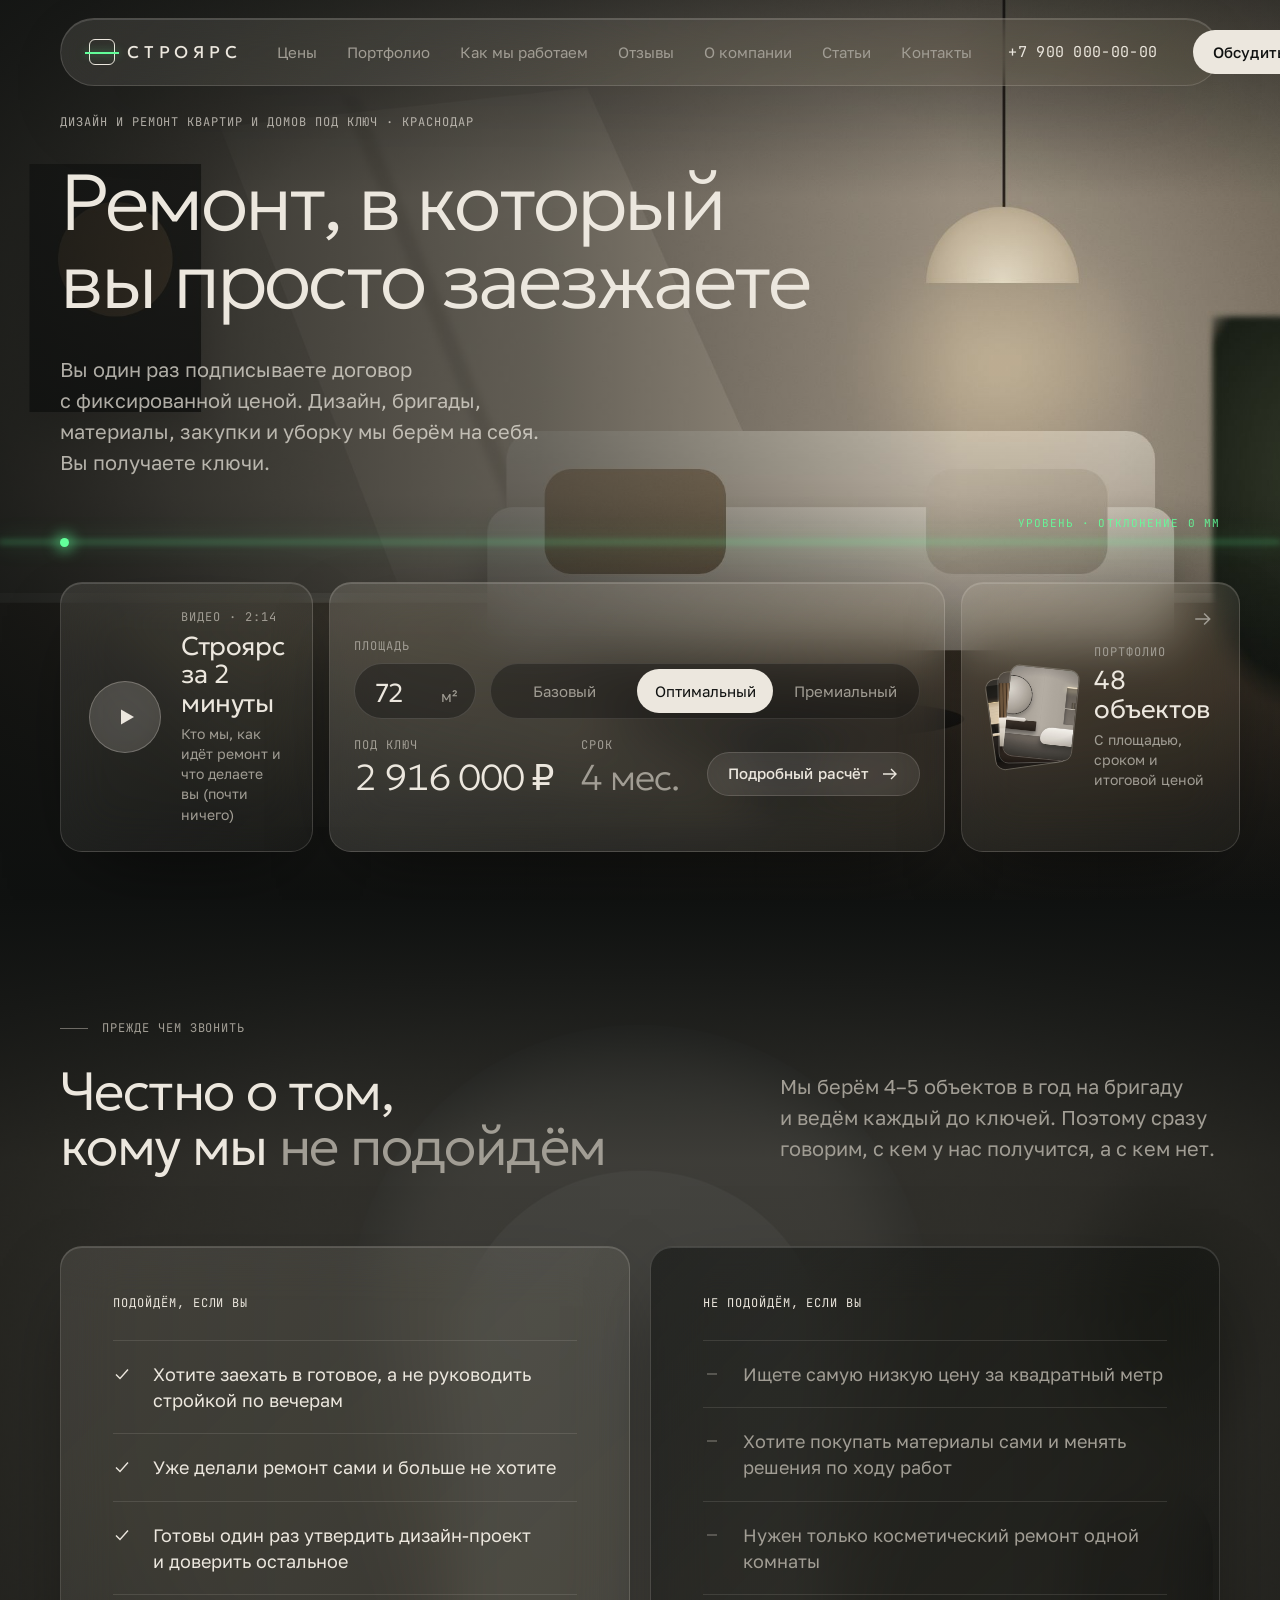
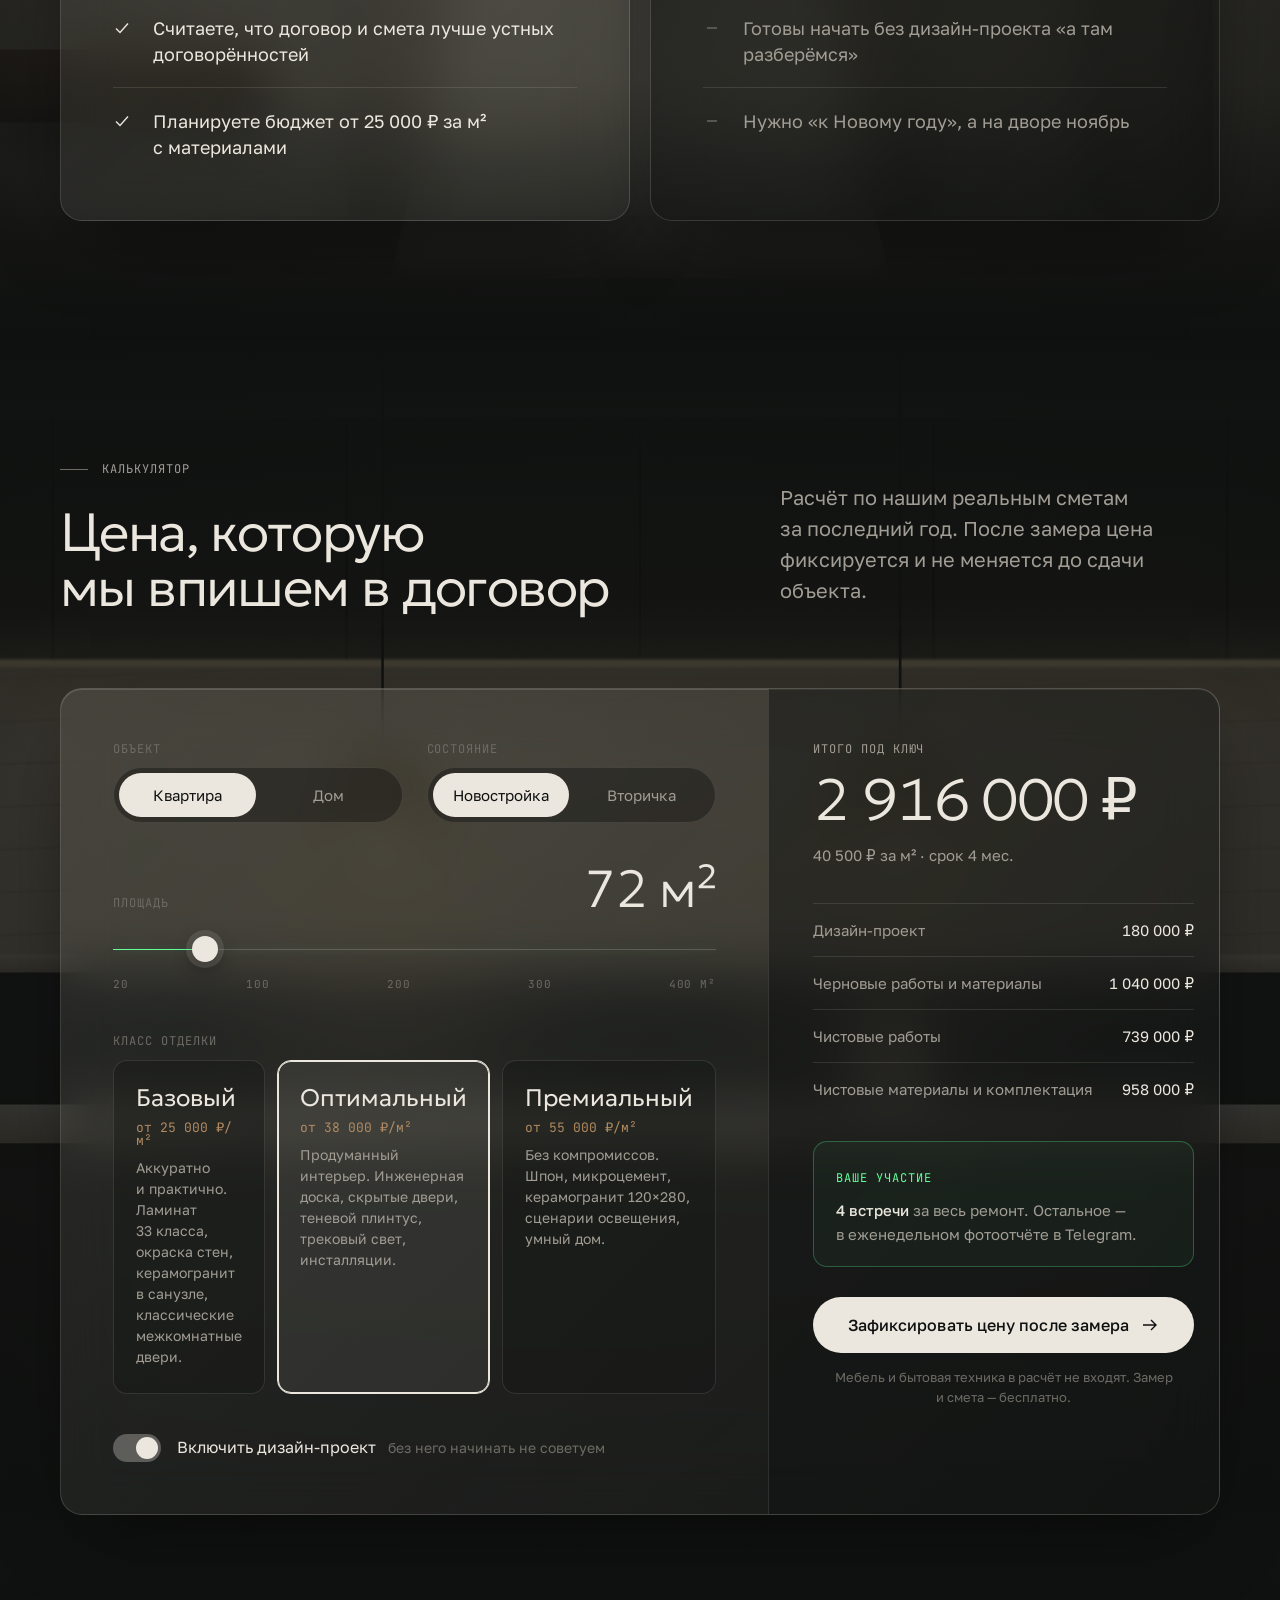
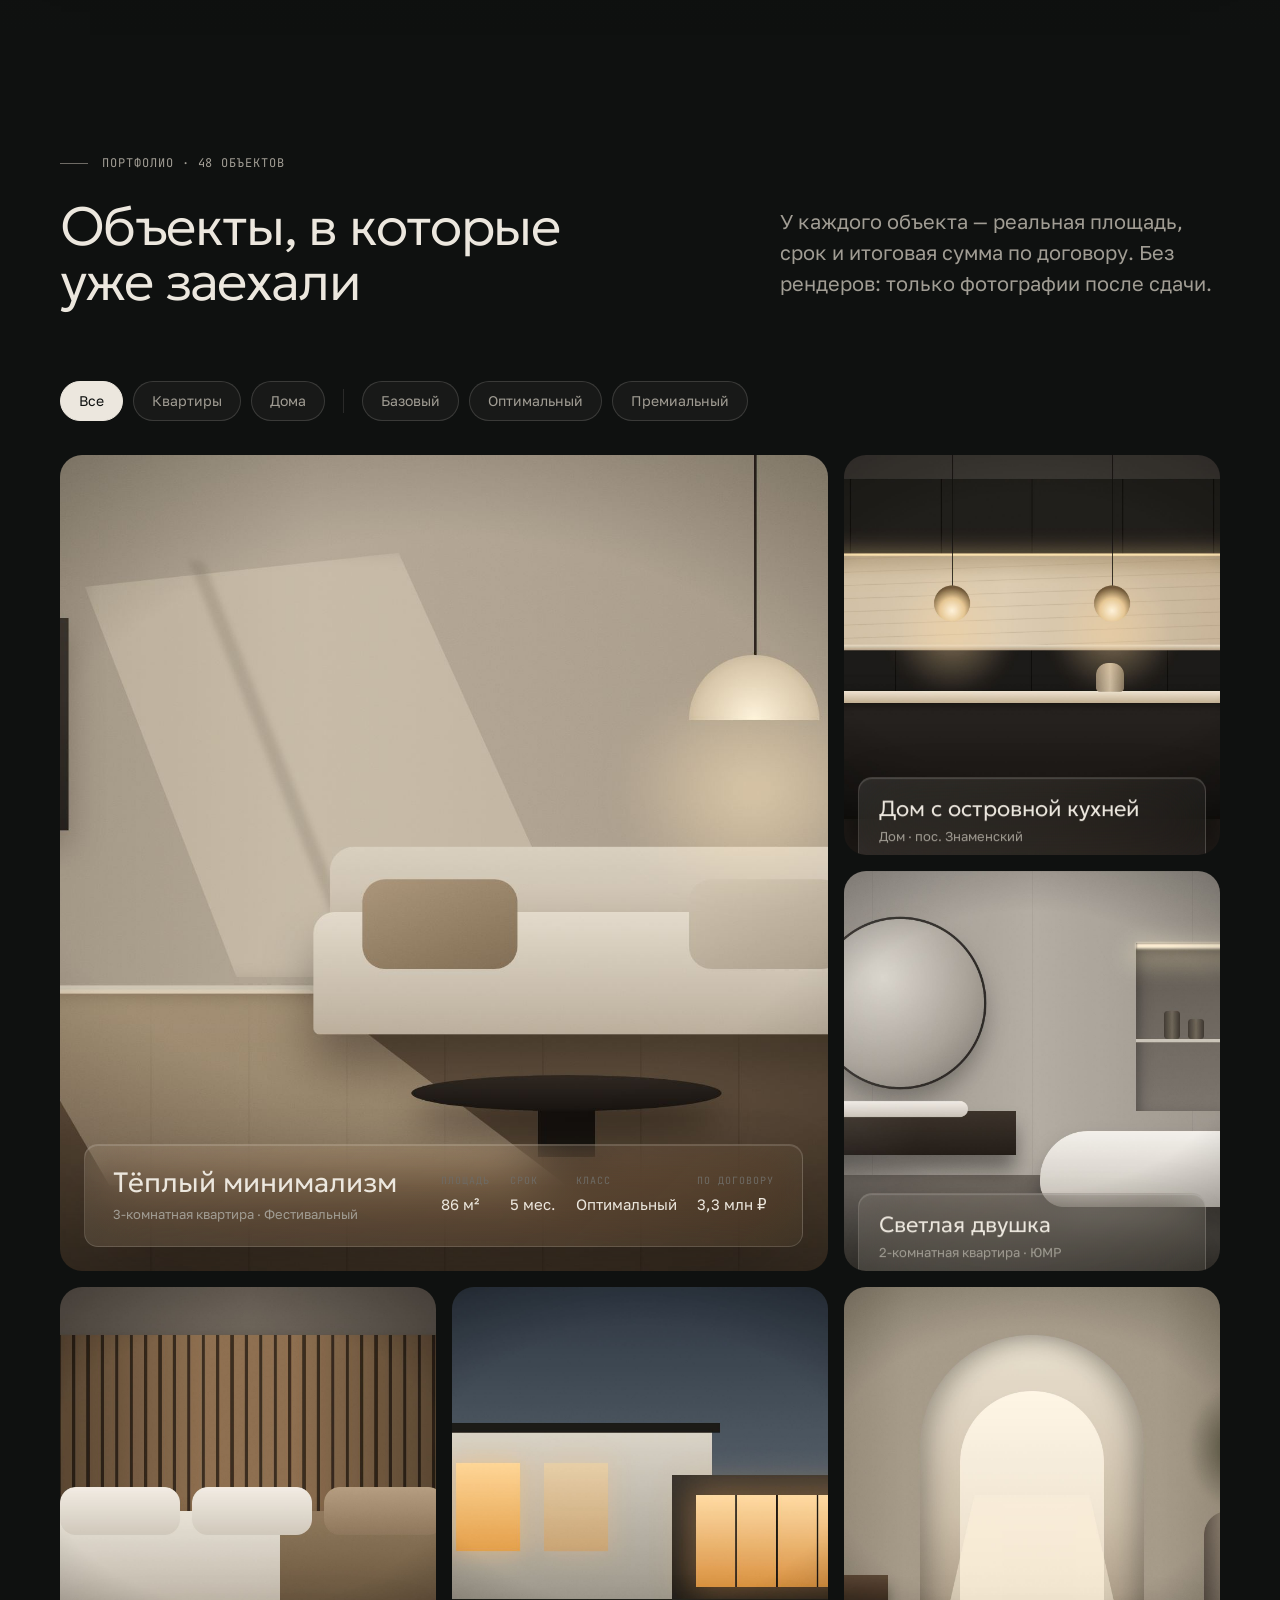
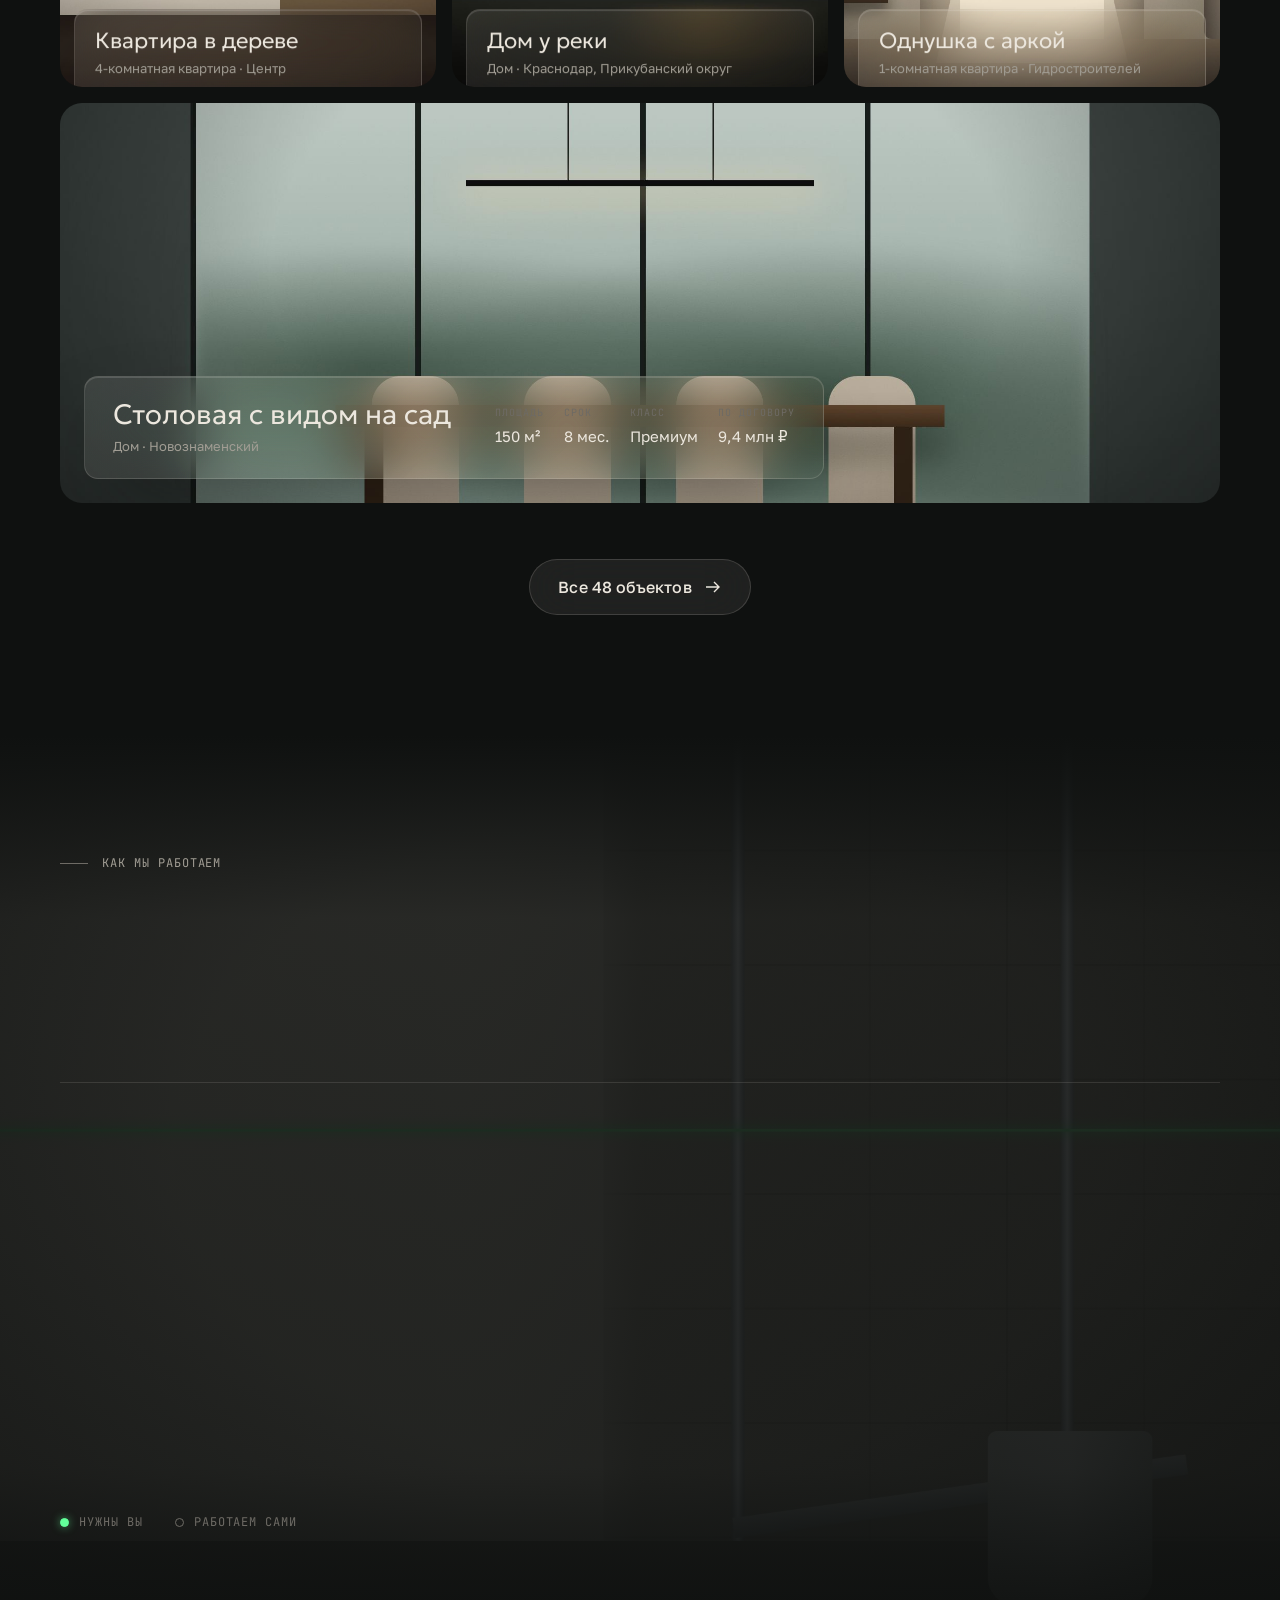
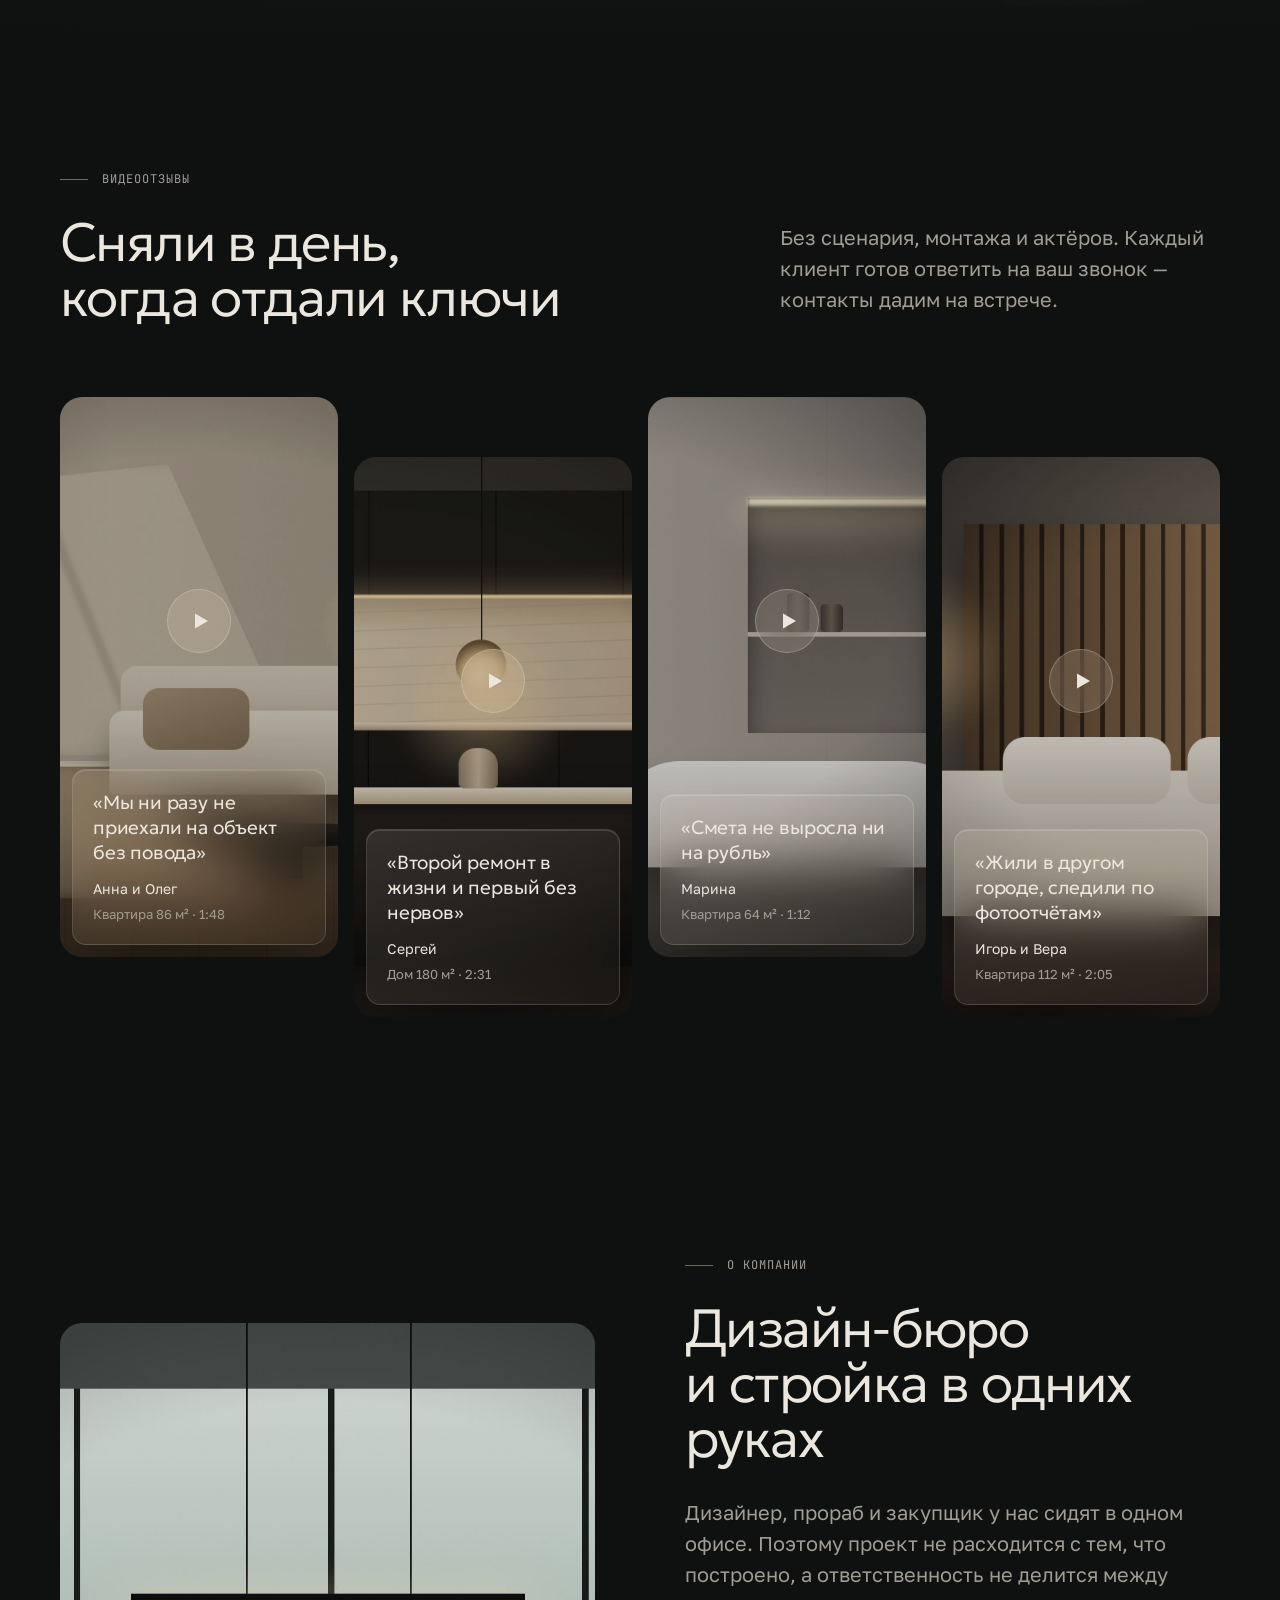
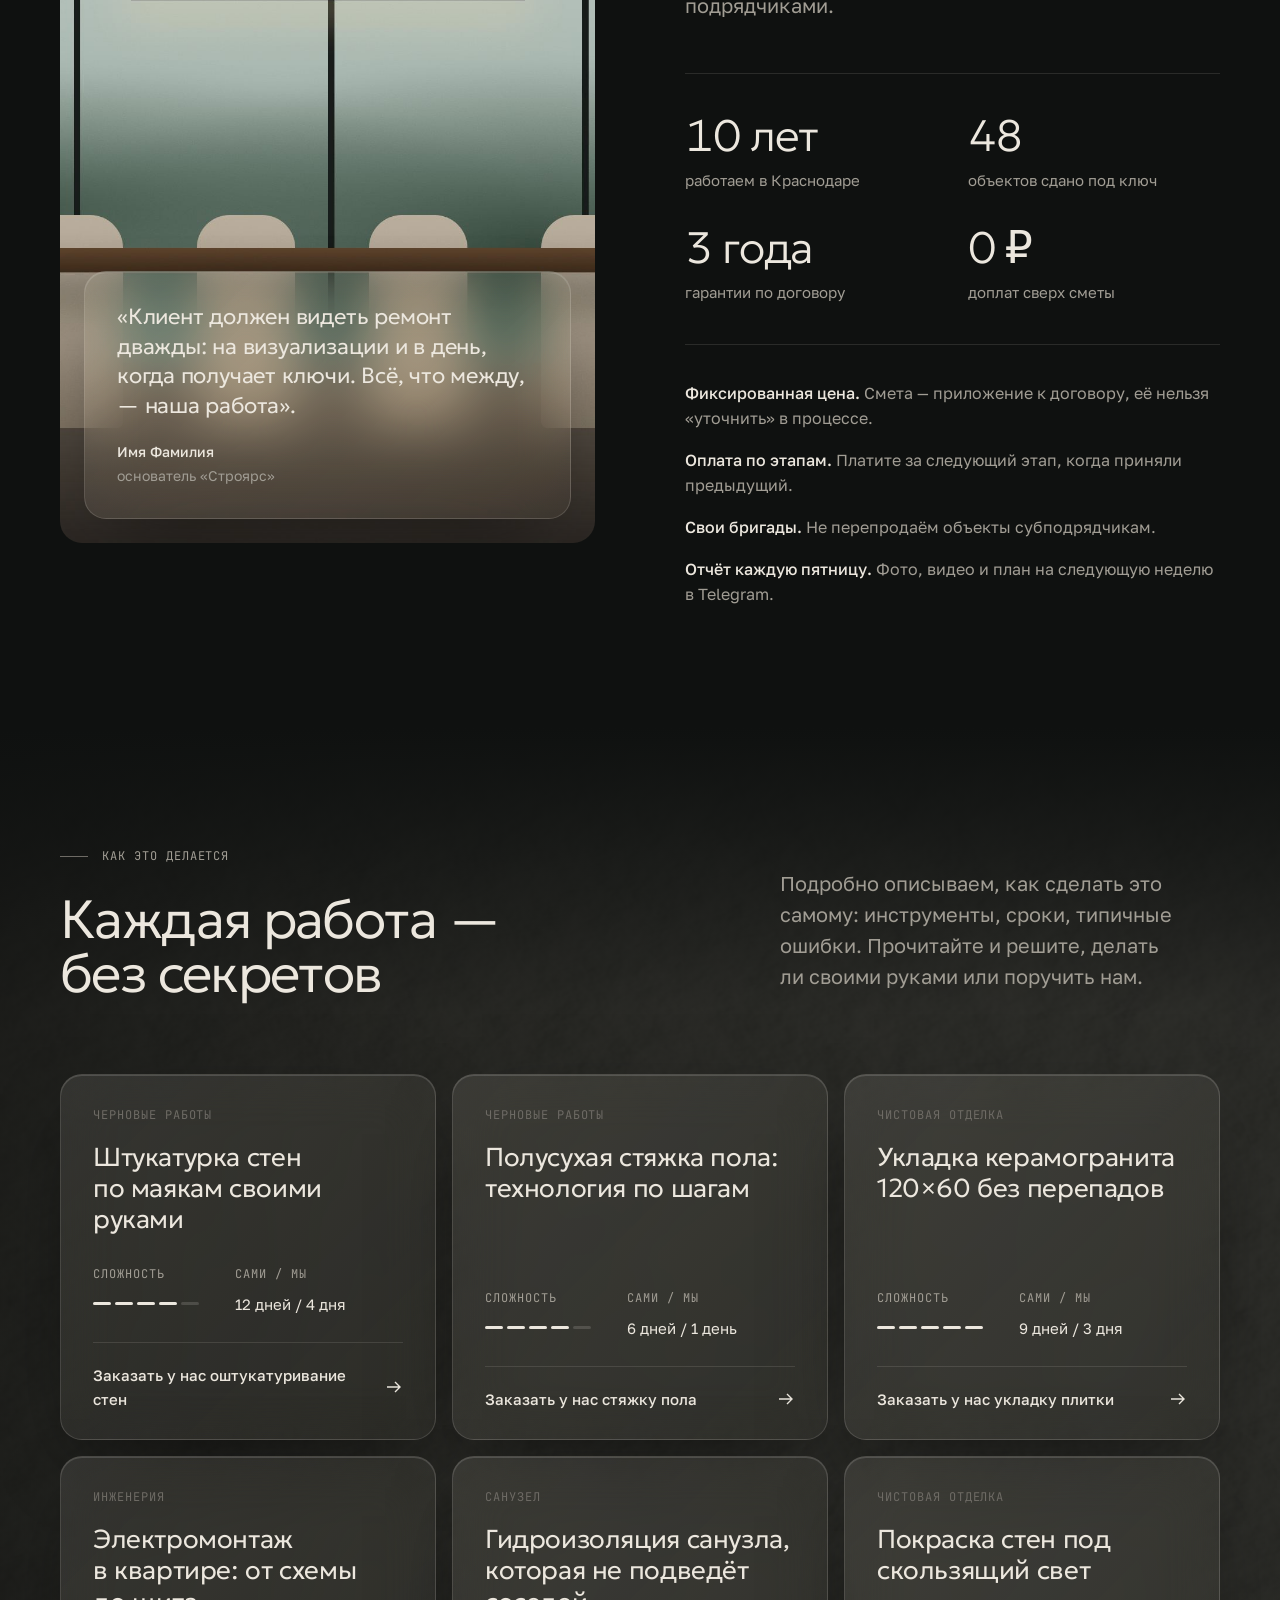
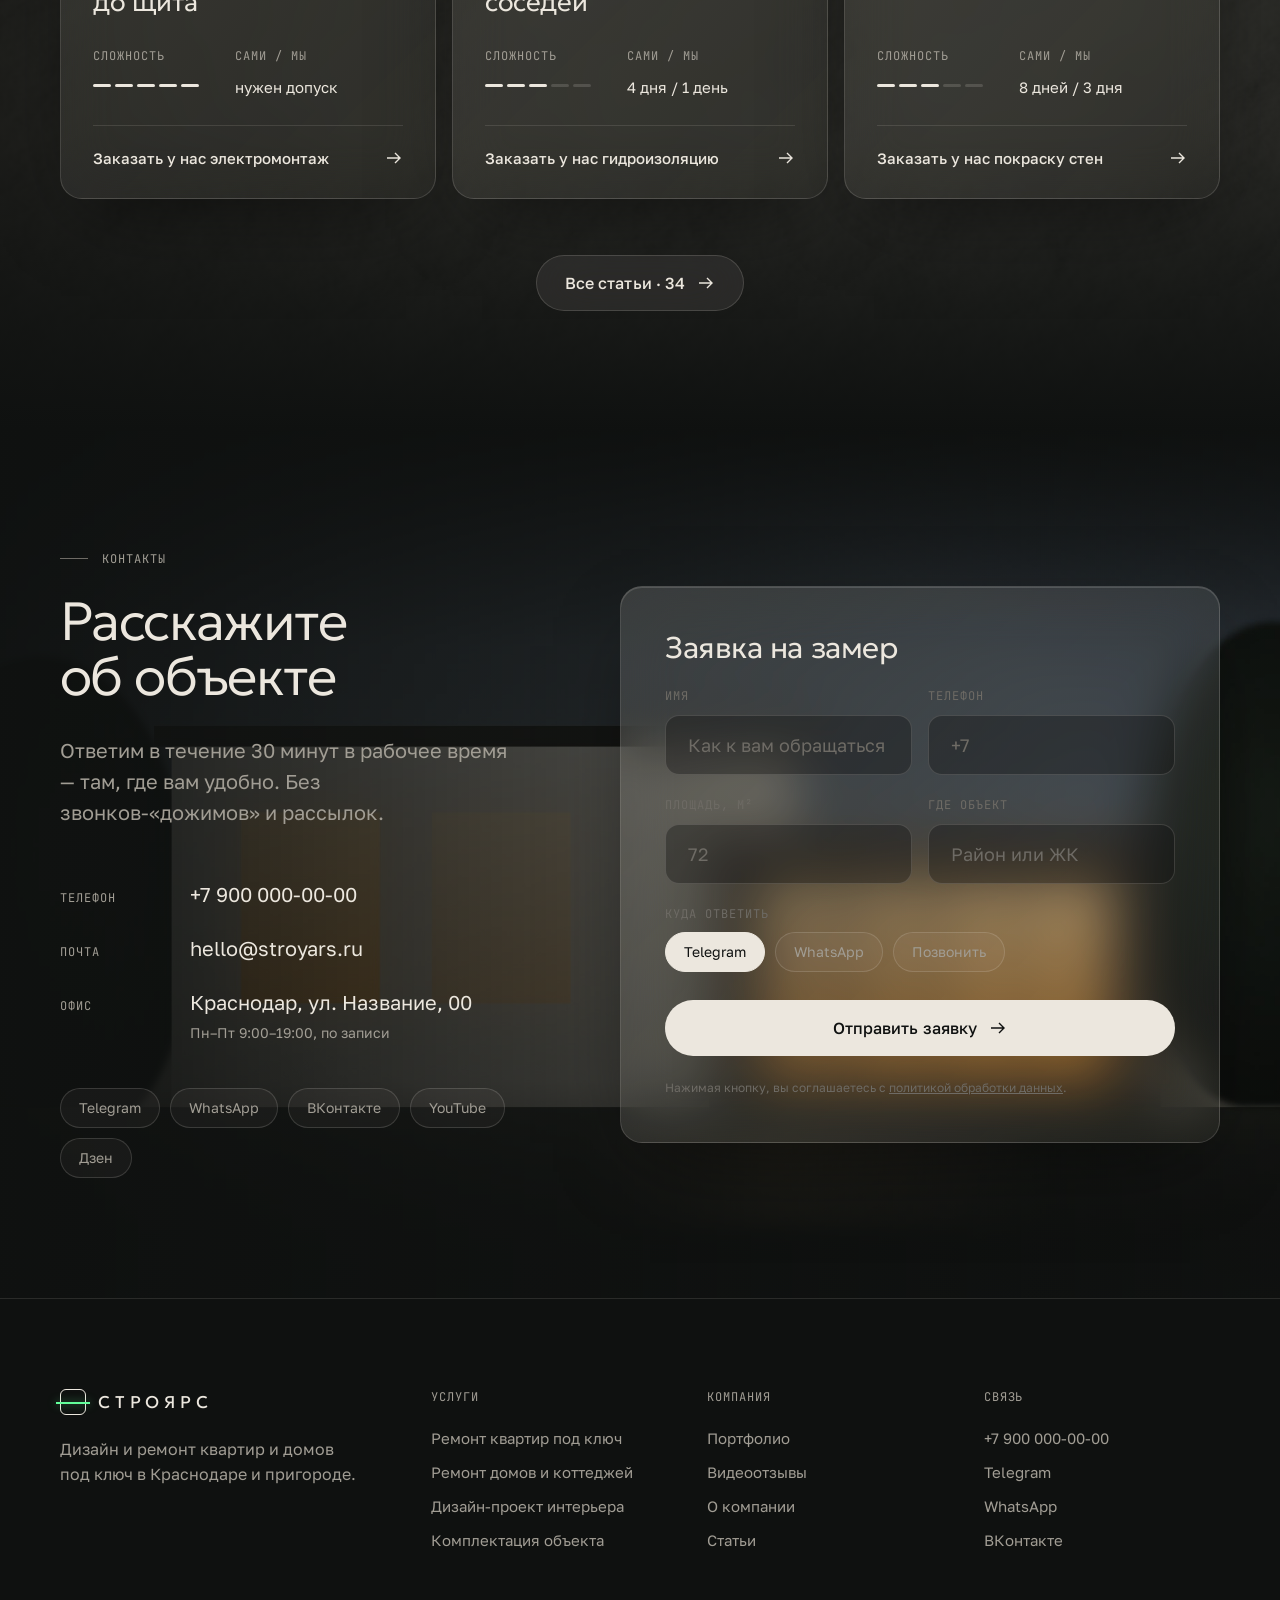
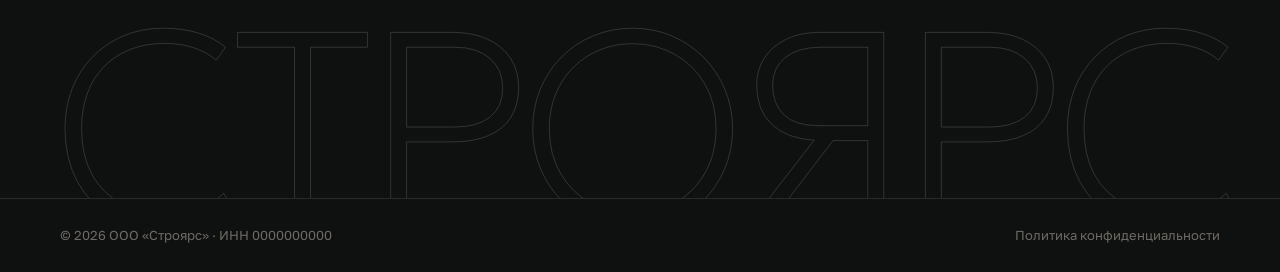
<file: stroyars/index.html>
<!doctype html>
<html lang="ru" class="is-loading">
<head>
<meta charset="utf-8">
<meta name="viewport" content="width=1440">
<title>Строярс — дизайн и ремонт квартир и домов под ключ в Краснодаре</title>
<meta name="description" content="Дизайн-проект и ремонт под ключ в Краснодаре. Цена фиксируется в договоре, еженедельный фотоотчёт, гарантия 3 года. Три класса отделки: Базовый, Оптимальный, Премиальный.">
<link rel="stylesheet" href="fonts/fonts.css">
<link rel="stylesheet" href="styles.css">
<link rel="stylesheet" href="home.css">
</head>
<body>

<svg width="0" height="0" style="position:absolute" aria-hidden="true">
  <symbol id="i-arr" viewBox="0 0 18 18"><path d="M2 9h13M10 4l5 5-5 5" fill="none" stroke="currentColor" stroke-width="1.4"/></symbol>
  <symbol id="i-play" viewBox="0 0 18 18"><path d="M3 1.5v15L16 9z" fill="currentColor"/></symbol>
  <symbol id="i-x" viewBox="0 0 18 18"><path d="M3 3l12 12M15 3L3 15" stroke="currentColor" stroke-width="1.4"/></symbol>
  <symbol id="i-check" viewBox="0 0 18 18"><path d="M3 9.5l4 4 8-9" fill="none" stroke="currentColor" stroke-width="1.4"/></symbol>
  <symbol id="i-minus" viewBox="0 0 18 18"><path d="M4 9h10" stroke="currentColor" stroke-width="1.4"/></symbol>
</svg>

<!-- ═════════ ШАПКА ═════════ -->
<header class="header">
  <div class="wrap header__bar glass">
    <a class="logo" href="index.html" aria-label="Строярс — на главную"><span class="logo__mark"></span>Строярс</a>
    <nav class="nav" aria-label="Разделы">
      <a href="#price">Цены</a>
      <a href="#portfolio">Портфолио</a>
      <a href="#process">Как мы работаем</a>
      <a href="#reviews">Отзывы</a>
      <a href="#about">О компании</a>
      <a href="#knowledge">Статьи</a>
      <a href="#contacts">Контакты</a>
    </nav>
    <a class="header__phone" href="tel:+79000000000">+7 900 000-00-00</a>
    <a class="btn btn--solid btn--s" href="#contacts">Обсудить объект</a>
  </div>
</header>

<main>

<!-- ═════════ 1. ПЕРВЫЙ ЭКРАН: ТРИ КНОПКИ ═════════ -->
<section class="hero" aria-labelledby="hero-title">
  <div class="hero__bg"><img src="img/living.jpg" alt="Гостиная в тёплом минимализме, реализованный объект" fetchpriority="high"></div>

  <div class="wrap hero__top">
    <h1 class="t-mono hero__seo">Дизайн и ремонт квартир и домов под ключ · Краснодар</h1>
    <p class="t-display hero__title" id="hero-title">Ремонт, в&nbsp;который<br>вы просто заезжаете</p>
    <p class="t-lead hero__lead">Вы один раз подписываете договор с&nbsp;фиксированной ценой. Дизайн, бригады, материалы, закупки и&nbsp;уборку мы&nbsp;берём на&nbsp;себя. Вы&nbsp;получаете ключи.</p>
  </div>

  <div class="laser hero__laser"><span class="laser__emitter"></span><span class="laser__tag">УРОВЕНЬ · ОТКЛОНЕНИЕ 0 ММ</span></div>

  <div class="wrap hero__dock">
    <!-- кнопка 1: видео -->
    <button class="dock dock--video glass" type="button" data-video="Строярс за 2 минуты">
      <span class="play"><svg><use href="#i-play"/></svg></span>
      <span class="dock__txt">
        <span class="t-mono">Видео · 2:14</span>
        <span class="dock__title">Строярс за 2 минуты</span>
        <span class="dock__sub">Кто мы, как идёт ремонт и что делаете вы (почти ничего)</span>
      </span>
    </button>

    <!-- кнопка 2: мгновенный расчёт -->
    <form class="dock dock--calc glass glass--strong" id="quick" onsubmit="return false" aria-label="Быстрый расчёт стоимости">
      <div class="quick__row">
        <label class="quick__area">
          <span class="t-mono">Площадь</span>
          <span class="quick__input"><input id="q-area" type="number" inputmode="numeric" min="20" max="600" value="72" aria-label="Площадь, квадратных метров"><i>м²</i></span>
        </label>
        <div class="seg quick__seg" role="group" aria-label="Класс отделки" data-seg="q-class">
          <button type="button" data-v="base">Базовый</button>
          <button type="button" data-v="opt" aria-pressed="true">Оптимальный</button>
          <button type="button" data-v="prem">Премиальный</button>
        </div>
      </div>
      <div class="quick__out">
        <div><span class="t-mono">Под ключ</span><output class="quick__sum" id="q-sum">2 916 000 ₽</output></div>
        <div><span class="t-mono">Срок</span><output class="quick__term" id="q-term">4 мес.</output></div>
        <a class="btn btn--glass btn--s" href="#price">Подробный расчёт<svg class="arr"><use href="#i-arr"/></svg></a>
      </div>
    </form>

    <!-- кнопка 3: портфолио -->
    <a class="dock dock--folio glass" href="#portfolio">
      <span class="folio__stack" aria-hidden="true">
        <img src="img/kitchen.jpg" alt=""><img src="img/bed.jpg" alt=""><img src="img/bath.jpg" alt="">
      </span>
      <span class="dock__txt">
        <span class="t-mono">Портфолио</span>
        <span class="dock__title">48 объектов</span>
        <span class="dock__sub">С площадью, сроком и итоговой ценой</span>
      </span>
      <svg class="arr dock__arr"><use href="#i-arr"/></svg>
    </a>
  </div>
</section>

<!-- ═════════ 2. КОМУ ПОДОЙДЁМ ═════════ -->
<section class="section fit" aria-labelledby="fit-title">
  <div class="section__bg"><img src="img/arch.jpg" alt="" loading="lazy"></div>
  <div class="wrap">
    <div class="section__head">
      <div>
        <p class="t-mono eyebrow">Прежде чем звонить</p>
        <h2 class="t-h2 rv" id="fit-title">Честно о том,<br>кому мы <em>не подойдём</em></h2>
      </div>
      <p class="t-lead rv">Мы берём 4–5 объектов в&nbsp;год на&nbsp;бригаду и&nbsp;ведём каждый до&nbsp;ключей. Поэтому сразу говорим, с&nbsp;кем у&nbsp;нас получится, а&nbsp;с&nbsp;кем нет.</p>
    </div>

    <div class="fit__grid">
      <div class="fit__card glass rv">
        <p class="t-mono fit__label">Подойдём, если вы</p>
        <ul class="fit__list">
          <li><svg><use href="#i-check"/></svg>Хотите заехать в&nbsp;готовое, а&nbsp;не&nbsp;руководить стройкой по&nbsp;вечерам</li>
          <li><svg><use href="#i-check"/></svg>Уже делали ремонт сами и&nbsp;больше не&nbsp;хотите</li>
          <li><svg><use href="#i-check"/></svg>Готовы один раз утвердить дизайн-проект и&nbsp;доверить остальное</li>
          <li><svg><use href="#i-check"/></svg>Считаете, что договор и&nbsp;смета лучше устных договорённостей</li>
          <li><svg><use href="#i-check"/></svg>Планируете бюджет от&nbsp;25&nbsp;000&nbsp;₽ за&nbsp;м² с&nbsp;материалами</li>
        </ul>
      </div>
      <div class="fit__card fit__card--no glass rv">
        <p class="t-mono fit__label">Не подойдём, если вы</p>
        <ul class="fit__list">
          <li><svg><use href="#i-minus"/></svg>Ищете самую низкую цену за&nbsp;квадратный метр</li>
          <li><svg><use href="#i-minus"/></svg>Хотите покупать материалы сами и&nbsp;менять решения по&nbsp;ходу работ</li>
          <li><svg><use href="#i-minus"/></svg>Нужен только косметический ремонт одной комнаты</li>
          <li><svg><use href="#i-minus"/></svg>Готовы начать без дизайн-проекта «а&nbsp;там разберёмся»</li>
          <li><svg><use href="#i-minus"/></svg>Нужно «к&nbsp;Новому году», а&nbsp;на&nbsp;дворе ноябрь</li>
        </ul>
      </div>
    </div>
  </div>
</section>

<!-- ═════════ 3. КАЛЬКУЛЯТОР ═════════ -->
<section class="section calc" id="price" aria-labelledby="calc-title">
  <div class="section__bg"><img src="img/kitchen.jpg" alt="" loading="lazy"></div>
  <div class="wrap">
    <div class="section__head">
      <div>
        <p class="t-mono eyebrow">Калькулятор</p>
        <h2 class="t-h2 rv" id="calc-title">Цена, которую<br>мы впишем в&nbsp;договор</h2>
      </div>
      <p class="t-lead rv">Расчёт по&nbsp;нашим реальным сметам за&nbsp;последний год. После замера цена фиксируется и&nbsp;не&nbsp;меняется до&nbsp;сдачи объекта.</p>
    </div>

    <div class="calc__panel glass rv">
      <div class="calc__inputs">
        <div class="calc__row">
          <div class="field">
            <span class="t-mono">Объект</span>
            <div class="seg" role="group" aria-label="Тип объекта" data-seg="c-type">
              <button type="button" data-v="flat" aria-pressed="true">Квартира</button>
              <button type="button" data-v="house">Дом</button>
            </div>
          </div>
          <div class="field">
            <span class="t-mono">Состояние</span>
            <div class="seg" role="group" aria-label="Состояние объекта" data-seg="c-state">
              <button type="button" data-v="new" aria-pressed="true">Новостройка</button>
              <button type="button" data-v="old">Вторичка</button>
            </div>
          </div>
        </div>

        <div class="field calc__area">
          <div class="calc__area-head">
            <span class="t-mono">Площадь</span>
            <span class="calc__area-val"><output id="c-area-out">72</output> м²</span>
          </div>
          <input class="range" id="c-area" type="range" min="20" max="400" step="1" value="72" aria-label="Площадь, квадратных метров">
          <div class="range__scale t-mono"><span>20</span><span>100</span><span>200</span><span>300</span><span>400 м²</span></div>
        </div>

        <div class="field">
          <span class="t-mono">Класс отделки</span>
          <div class="tiers" role="radiogroup" aria-label="Класс отделки" data-seg="c-class">
            <button type="button" class="tier" data-v="base" role="radio" aria-checked="false">
              <span class="tier__name">Базовый</span>
              <span class="tier__price">от 25 000 ₽/м²</span>
              <span class="tier__desc">Аккуратно и&nbsp;практично. Ламинат 33&nbsp;класса, окраска стен, керамогранит в&nbsp;санузле, классические межкомнатные двери.</span>
            </button>
            <button type="button" class="tier" data-v="opt" role="radio" aria-checked="true" aria-pressed="true">
              <span class="tier__name">Оптимальный</span>
              <span class="tier__price">от 38 000 ₽/м²</span>
              <span class="tier__desc">Продуманный интерьер. Инженерная доска, скрытые двери, теневой плинтус, трековый свет, инсталляции.</span>
            </button>
            <button type="button" class="tier" data-v="prem" role="radio" aria-checked="false">
              <span class="tier__name">Премиальный</span>
              <span class="tier__price">от 55 000 ₽/м²</span>
              <span class="tier__desc">Без компромиссов. Шпон, микроцемент, керамогранит 120×280, сценарии освещения, умный дом.</span>
            </button>
          </div>
        </div>

        <label class="toggle">
          <input type="checkbox" id="c-design" checked>
          <span class="toggle__ui" aria-hidden="true"></span>
          <span>Включить дизайн-проект <span class="toggle__note">без него начинать не&nbsp;советуем</span></span>
        </label>
      </div>

      <aside class="calc__result" aria-live="polite">
        <p class="t-mono">Итого под ключ</p>
        <output class="calc__sum" id="c-sum">3 096 000 ₽</output>
        <p class="calc__per"><span id="c-per">43 000</span> ₽ за м² · срок <span id="c-term">4 мес.</span></p>

        <dl class="calc__lines">
          <div><dt>Дизайн-проект</dt><dd id="c-l-design">180 000 ₽</dd></div>
          <div><dt>Черновые работы и материалы</dt><dd id="c-l-rough">1 140 000 ₽</dd></div>
          <div><dt>Чистовые работы</dt><dd id="c-l-fine">820 000 ₽</dd></div>
          <div><dt>Чистовые материалы и комплектация</dt><dd id="c-l-mat">956 000 ₽</dd></div>
        </dl>

        <div class="calc__you">
          <span class="t-mono">Ваше участие</span>
          <p><b id="c-meet">4 встречи</b> за&nbsp;весь ремонт. Остальное — в&nbsp;еженедельном фотоотчёте в&nbsp;Telegram.</p>
        </div>

        <a class="btn btn--solid calc__cta" href="#contacts" data-prefill>Зафиксировать цену после замера<svg class="arr"><use href="#i-arr"/></svg></a>
        <p class="calc__fine">Мебель и&nbsp;бытовая техника в&nbsp;расчёт не&nbsp;входят. Замер и&nbsp;смета — бесплатно.</p>
      </aside>
    </div>
  </div>
</section>

<!-- ═════════ 4. ПОРТФОЛИО ═════════ -->
<section class="section folio" id="portfolio" aria-labelledby="folio-title">
  <div class="wrap">
    <div class="section__head">
      <div>
        <p class="t-mono eyebrow">Портфолио · 48 объектов</p>
        <h2 class="t-h2 rv" id="folio-title">Объекты, в&nbsp;которые<br>уже заехали</h2>
      </div>
      <p class="t-lead rv">У&nbsp;каждого объекта — реальная площадь, срок и&nbsp;итоговая сумма по&nbsp;договору. Без рендеров: только фотографии после сдачи.</p>
    </div>

    <div class="folio__filters" role="group" aria-label="Фильтр портфолио">
      <button class="chip" type="button" data-f="all" aria-pressed="true">Все</button>
      <button class="chip" type="button" data-f="flat">Квартиры</button>
      <button class="chip" type="button" data-f="house">Дома</button>
      <span class="folio__sep"></span>
      <button class="chip" type="button" data-f="base">Базовый</button>
      <button class="chip" type="button" data-f="opt">Оптимальный</button>
      <button class="chip" type="button" data-f="prem">Премиальный</button>
    </div>

    <div class="folio__grid">
      <a class="case case--xl rv" href="project.html" data-tags="flat opt">
        <img src="img/living.jpg" alt="Квартира 86 м², тёплый минимализм" loading="lazy">
        <div class="case__info glass">
          <div><p class="case__name">Тёплый минимализм</p><p class="case__place">3-комнатная квартира · Фестивальный</p></div>
          <dl class="case__facts"><div><dt>Площадь</dt><dd>86 м²</dd></div><div><dt>Срок</dt><dd>5 мес.</dd></div><div><dt>Класс</dt><dd>Оптимальный</dd></div><div><dt>По договору</dt><dd>3,3 млн ₽</dd></div></dl>
        </div>
      </a>
      <a class="case rv" href="project.html" data-tags="house prem">
        <img src="img/kitchen.jpg" alt="Кухня-гостиная в частном доме" loading="lazy">
        <div class="case__info glass">
          <div><p class="case__name">Дом с островной кухней</p><p class="case__place">Дом · пос. Знаменский</p></div>
          <dl class="case__facts"><div><dt>Площадь</dt><dd>180 м²</dd></div><div><dt>Срок</dt><dd>9 мес.</dd></div><div><dt>Класс</dt><dd>Премиум</dd></div><div><dt>По договору</dt><dd>11,2 млн ₽</dd></div></dl>
        </div>
      </a>
      <a class="case rv" href="project.html" data-tags="flat base">
        <img src="img/bath.jpg" alt="Санузел с нишей и круглым зеркалом" loading="lazy">
        <div class="case__info glass">
          <div><p class="case__name">Светлая двушка</p><p class="case__place">2-комнатная квартира · ЮМР</p></div>
          <dl class="case__facts"><div><dt>Площадь</dt><dd>64 м²</dd></div><div><dt>Срок</dt><dd>3,5 мес.</dd></div><div><dt>Класс</dt><dd>Базовый</dd></div><div><dt>По договору</dt><dd>1,6 млн ₽</dd></div></dl>
        </div>
      </a>
      <a class="case rv" href="project.html" data-tags="flat prem">
        <img src="img/bed.jpg" alt="Спальня с реечной стеновой панелью" loading="lazy">
        <div class="case__info glass">
          <div><p class="case__name">Квартира в дереве</p><p class="case__place">4-комнатная квартира · Центр</p></div>
          <dl class="case__facts"><div><dt>Площадь</dt><dd>112 м²</dd></div><div><dt>Срок</dt><dd>7 мес.</dd></div><div><dt>Класс</dt><dd>Премиум</dd></div><div><dt>По договору</dt><dd>6,2 млн ₽</dd></div></dl>
        </div>
      </a>
      <a class="case rv" href="project.html" data-tags="house opt">
        <img src="img/house.jpg" alt="Одноэтажный дом вечером" loading="lazy">
        <div class="case__info glass">
          <div><p class="case__name">Дом у реки</p><p class="case__place">Дом · Краснодар, Прикубанский округ</p></div>
          <dl class="case__facts"><div><dt>Площадь</dt><dd>210 м²</dd></div><div><dt>Срок</dt><dd>8 мес.</dd></div><div><dt>Класс</dt><dd>Оптимальный</dd></div><div><dt>По договору</dt><dd>8,0 млн ₽</dd></div></dl>
        </div>
      </a>
      <a class="case rv" href="project.html" data-tags="flat base">
        <img src="img/arch.jpg" alt="Прихожая с аркой" loading="lazy">
        <div class="case__info glass">
          <div><p class="case__name">Однушка с аркой</p><p class="case__place">1-комнатная квартира · Гидростроителей</p></div>
          <dl class="case__facts"><div><dt>Площадь</dt><dd>48 м²</dd></div><div><dt>Срок</dt><dd>3 мес.</dd></div><div><dt>Класс</dt><dd>Базовый</dd></div><div><dt>По договору</dt><dd>1,2 млн ₽</dd></div></dl>
        </div>
      </a>
      <a class="case case--wide rv" href="project.html" data-tags="house prem">
        <img src="img/dining.jpg" alt="Столовая с панорамным остеклением" loading="lazy">
        <div class="case__info glass">
          <div><p class="case__name">Столовая с видом на сад</p><p class="case__place">Дом · Новознаменский</p></div>
          <dl class="case__facts"><div><dt>Площадь</dt><dd>150 м²</dd></div><div><dt>Срок</dt><dd>8 мес.</dd></div><div><dt>Класс</dt><dd>Премиум</dd></div><div><dt>По договору</dt><dd>9,4 млн ₽</dd></div></dl>
        </div>
      </a>
    </div>

    <div class="folio__more"><a class="btn btn--glass" href="project.html">Все 48 объектов<svg class="arr"><use href="#i-arr"/></svg></a></div>
  </div>
</section>

<!-- ═════════ 5. КАК ПРОХОДИТ РЕМОНТ ═════════ -->
<section class="section process" id="process" aria-labelledby="process-title">
  <div class="section__bg"><img src="img/rough.jpg" alt="" loading="lazy"></div>
  <div class="wrap">
    <div class="section__head">
      <div>
        <p class="t-mono eyebrow">Как мы работаем</p>
        <h2 class="t-h2 rv" id="process-title">Семь этапов.<br>Ваших — <em>четыре встречи</em></h2>
      </div>
      <p class="t-lead rv">Под каждым этапом — сколько вашего времени он займёт. Всё остальное мы делаем сами и&nbsp;каждую пятницу присылаем фото- и&nbsp;видеоотчёт.</p>
    </div>

    <ol class="steps">
      <li class="step rv">
        <span class="step__n t-mono">01</span>
        <h3 class="step__t">Замер и&nbsp;бриф</h3>
        <p class="step__d">Приезжаем с&nbsp;лазерным сканером, обмеряем объект, обсуждаем, как вы&nbsp;живёте.</p>
        <p class="step__time t-mono">3–5 дней</p>
        <p class="step__you is-you">Встреча · 1,5 часа</p>
      </li>
      <li class="step rv">
        <span class="step__n t-mono">02</span>
        <h3 class="step__t">Дизайн-проект</h3>
        <p class="step__d">Планировка, визуализации, чертежи для бригады, спецификация каждого материала.</p>
        <p class="step__time t-mono">4–8 недель</p>
        <p class="step__you is-you">2 встречи · утверждение</p>
      </li>
      <li class="step rv">
        <span class="step__n t-mono">03</span>
        <h3 class="step__t">Смета и&nbsp;договор</h3>
        <p class="step__d">Считаем до&nbsp;последнего дюбеля. Цена в&nbsp;договоре окончательная, оплата поэтапно.</p>
        <p class="step__time t-mono">5 дней</p>
        <p class="step__you is-you">Подпись · онлайн</p>
      </li>
      <li class="step rv">
        <span class="step__n t-mono">04</span>
        <h3 class="step__t">Черновые работы</h3>
        <p class="step__d">Демонтаж, перегородки, электрика, сантехника, штукатурка по&nbsp;маякам, стяжка.</p>
        <p class="step__time t-mono">6–10 недель</p>
        <p class="step__you">Без вашего участия</p>
      </li>
      <li class="step rv">
        <span class="step__n t-mono">05</span>
        <h3 class="step__t">Чистовая отделка</h3>
        <p class="step__d">Плитка, полы, покраска, двери, свет. Технадзор проверяет каждый этап по&nbsp;чек-листу.</p>
        <p class="step__time t-mono">6–12 недель</p>
        <p class="step__you">Без вашего участия</p>
      </li>
      <li class="step rv">
        <span class="step__n t-mono">06</span>
        <h3 class="step__t">Комплектация</h3>
        <p class="step__d">Заказываем, принимаем и&nbsp;монтируем всё по&nbsp;спецификации — от&nbsp;смесителей до&nbsp;карнизов.</p>
        <p class="step__time t-mono">параллельно</p>
        <p class="step__you">Без вашего участия</p>
      </li>
      <li class="step rv">
        <span class="step__n t-mono">07</span>
        <h3 class="step__t">Клининг и&nbsp;ключи</h3>
        <p class="step__d">Профессиональная уборка, акт приёмки, гарантийный паспорт объекта на&nbsp;3&nbsp;года.</p>
        <p class="step__time t-mono">2 дня</p>
        <p class="step__you is-you">Приёмка · 2 часа</p>
      </li>
    </ol>
    <div class="steps__legend t-mono"><span class="lg lg--you"></span>Нужны вы <span class="lg"></span>Работаем сами</div>
  </div>
</section>

<!-- ═════════ 6. ВИДЕООТЗЫВЫ ═════════ -->
<section class="section reviews" id="reviews" aria-labelledby="reviews-title">
  <div class="wrap">
    <div class="section__head">
      <div>
        <p class="t-mono eyebrow">Видеоотзывы</p>
        <h2 class="t-h2 rv" id="reviews-title">Сняли в&nbsp;день,<br>когда отдали ключи</h2>
      </div>
      <p class="t-lead rv">Без сценария, монтажа и&nbsp;актёров. Каждый клиент готов ответить на&nbsp;ваш звонок — контакты дадим на&nbsp;встрече.</p>
    </div>

    <div class="reviews__row">
      <button class="review rv" type="button" data-video="Анна и Олег · 86 м²">
        <img src="img/living.jpg" alt="" loading="lazy">
        <span class="play"><svg><use href="#i-play"/></svg></span>
        <span class="review__info glass">
          <span class="review__q">«Мы ни разу не приехали на объект без повода»</span>
          <span class="review__who">Анна и Олег<span>Квартира 86 м² · 1:48</span></span>
        </span>
      </button>
      <button class="review rv" type="button" data-video="Сергей · 180 м²">
        <img src="img/kitchen.jpg" alt="" loading="lazy" style="object-position:70% 50%">
        <span class="play"><svg><use href="#i-play"/></svg></span>
        <span class="review__info glass">
          <span class="review__q">«Второй ремонт в жизни и первый без нервов»</span>
          <span class="review__who">Сергей<span>Дом 180 м² · 2:31</span></span>
        </span>
      </button>
      <button class="review rv" type="button" data-video="Марина · 64 м²">
        <img src="img/bath.jpg" alt="" loading="lazy" style="object-position:80% 50%">
        <span class="play"><svg><use href="#i-play"/></svg></span>
        <span class="review__info glass">
          <span class="review__q">«Смета не выросла ни на рубль»</span>
          <span class="review__who">Марина<span>Квартира 64 м² · 1:12</span></span>
        </span>
      </button>
      <button class="review rv" type="button" data-video="Игорь и Вера · 112 м²">
        <img src="img/bed.jpg" alt="" loading="lazy" style="object-position:20% 50%">
        <span class="play"><svg><use href="#i-play"/></svg></span>
        <span class="review__info glass">
          <span class="review__q">«Жили в другом городе, следили по фотоотчётам»</span>
          <span class="review__who">Игорь и Вера<span>Квартира 112 м² · 2:05</span></span>
        </span>
      </button>
    </div>
  </div>
</section>

<!-- ═════════ 7. О КОМПАНИИ ═════════ -->
<section class="section about" id="about" aria-labelledby="about-title">
  <div class="wrap about__grid">
    <div class="about__media rv">
      <img src="img/dining.jpg" alt="Реализованный объект: столовая с панорамными окнами" loading="lazy">
      <figure class="about__quote glass">
        <blockquote>«Клиент должен видеть ремонт дважды: на&nbsp;визуализации и&nbsp;в&nbsp;день, когда получает ключи. Всё, что между, — наша работа».</blockquote>
        <figcaption><b>Имя Фамилия</b>основатель «Строярс»</figcaption>
      </figure>
    </div>
    <div class="about__text">
      <p class="t-mono eyebrow">О компании</p>
      <h2 class="t-h2 rv" id="about-title">Дизайн-бюро и&nbsp;стройка в&nbsp;одних руках</h2>
      <p class="t-lead rv">Дизайнер, прораб и&nbsp;закупщик у&nbsp;нас сидят в&nbsp;одном офисе. Поэтому проект не&nbsp;расходится с&nbsp;тем, что построено, а&nbsp;ответственность не&nbsp;делится между подрядчиками.</p>

      <dl class="about__facts rv">
        <div><dt class="t-num">10 лет</dt><dd>работаем в&nbsp;Краснодаре</dd></div>
        <div><dt class="t-num">48</dt><dd>объектов сдано под ключ</dd></div>
        <div><dt class="t-num">3 года</dt><dd>гарантии по&nbsp;договору</dd></div>
        <div><dt class="t-num">0 ₽</dt><dd>доплат сверх сметы</dd></div>
      </dl>

      <ul class="about__rules rv">
        <li><b>Фиксированная цена.</b> Смета — приложение к&nbsp;договору, её&nbsp;нельзя «уточнить» в&nbsp;процессе.</li>
        <li><b>Оплата по&nbsp;этапам.</b> Платите за&nbsp;следующий этап, когда приняли предыдущий.</li>
        <li><b>Свои бригады.</b> Не&nbsp;перепродаём объекты субподрядчикам.</li>
        <li><b>Отчёт каждую пятницу.</b> Фото, видео и&nbsp;план на&nbsp;следующую неделю в&nbsp;Telegram.</li>
      </ul>
    </div>
  </div>
</section>

<!-- ═════════ 8. СТАТЬИ (SEO) ═════════ -->
<section class="section know" id="knowledge" aria-labelledby="know-title">
  <div class="section__bg"><img src="img/plaster.jpg" alt="" loading="lazy"></div>
  <div class="wrap">
    <div class="section__head">
      <div>
        <p class="t-mono eyebrow">Как это делается</p>
        <h2 class="t-h2 rv" id="know-title">Каждая работа —<br>без секретов</h2>
      </div>
      <p class="t-lead rv">Подробно описываем, как сделать это самому: инструменты, сроки, типичные ошибки. Прочитайте и&nbsp;решите, делать ли&nbsp;своими руками или поручить нам.</p>
    </div>

    <div class="know__grid">
      <article class="art glass rv">
        <p class="t-mono art__cat">Черновые работы</p>
        <h3 class="art__t"><a href="article.html">Штукатурка стен по&nbsp;маякам своими руками</a></h3>
        <div class="art__meta">
          <div><span class="t-mono">Сложность</span><span class="lvl" style="--l:4"><i></i><i></i><i></i><i></i><i></i></span></div>
          <div><span class="t-mono">Сами / мы</span><b>12 дней / 4 дня</b></div>
        </div>
        <a class="art__cta" href="article.html">Заказать у нас оштукатуривание стен<svg class="arr"><use href="#i-arr"/></svg></a>
      </article>
      <article class="art glass rv">
        <p class="t-mono art__cat">Черновые работы</p>
        <h3 class="art__t"><a href="article.html">Полусухая стяжка пола: технология по&nbsp;шагам</a></h3>
        <div class="art__meta">
          <div><span class="t-mono">Сложность</span><span class="lvl" style="--l:4"><i></i><i></i><i></i><i></i><i></i></span></div>
          <div><span class="t-mono">Сами / мы</span><b>6 дней / 1 день</b></div>
        </div>
        <a class="art__cta" href="article.html">Заказать у нас стяжку пола<svg class="arr"><use href="#i-arr"/></svg></a>
      </article>
      <article class="art glass rv">
        <p class="t-mono art__cat">Чистовая отделка</p>
        <h3 class="art__t"><a href="article.html">Укладка керамогранита 120×60 без перепадов</a></h3>
        <div class="art__meta">
          <div><span class="t-mono">Сложность</span><span class="lvl" style="--l:5"><i></i><i></i><i></i><i></i><i></i></span></div>
          <div><span class="t-mono">Сами / мы</span><b>9 дней / 3 дня</b></div>
        </div>
        <a class="art__cta" href="article.html">Заказать у нас укладку плитки<svg class="arr"><use href="#i-arr"/></svg></a>
      </article>
      <article class="art glass rv">
        <p class="t-mono art__cat">Инженерия</p>
        <h3 class="art__t"><a href="article.html">Электромонтаж в&nbsp;квартире: от&nbsp;схемы до&nbsp;щита</a></h3>
        <div class="art__meta">
          <div><span class="t-mono">Сложность</span><span class="lvl" style="--l:5"><i></i><i></i><i></i><i></i><i></i></span></div>
          <div><span class="t-mono">Сами / мы</span><b>нужен допуск</b></div>
        </div>
        <a class="art__cta" href="article.html">Заказать у нас электромонтаж<svg class="arr"><use href="#i-arr"/></svg></a>
      </article>
      <article class="art glass rv">
        <p class="t-mono art__cat">Санузел</p>
        <h3 class="art__t"><a href="article.html">Гидроизоляция санузла, которая не&nbsp;подведёт соседей</a></h3>
        <div class="art__meta">
          <div><span class="t-mono">Сложность</span><span class="lvl" style="--l:3"><i></i><i></i><i></i><i></i><i></i></span></div>
          <div><span class="t-mono">Сами / мы</span><b>4 дня / 1 день</b></div>
        </div>
        <a class="art__cta" href="article.html">Заказать у нас гидроизоляцию<svg class="arr"><use href="#i-arr"/></svg></a>
      </article>
      <article class="art glass rv">
        <p class="t-mono art__cat">Чистовая отделка</p>
        <h3 class="art__t"><a href="article.html">Покраска стен под скользящий свет</a></h3>
        <div class="art__meta">
          <div><span class="t-mono">Сложность</span><span class="lvl" style="--l:3"><i></i><i></i><i></i><i></i><i></i></span></div>
          <div><span class="t-mono">Сами / мы</span><b>8 дней / 3 дня</b></div>
        </div>
        <a class="art__cta" href="article.html">Заказать у нас покраску стен<svg class="arr"><use href="#i-arr"/></svg></a>
      </article>
    </div>
    <div class="folio__more"><a class="btn btn--glass" href="article.html">Все статьи · 34<svg class="arr"><use href="#i-arr"/></svg></a></div>
  </div>
</section>

<!-- ═════════ 9. КОНТАКТЫ ═════════ -->
<section class="section contacts" id="contacts" aria-labelledby="contacts-title">
  <div class="section__bg"><img src="img/house.jpg" alt="" loading="lazy"></div>
  <div class="wrap contacts__grid">
    <div class="contacts__text">
      <p class="t-mono eyebrow">Контакты</p>
      <h2 class="t-h2 rv" id="contacts-title">Расскажите об&nbsp;объекте</h2>
      <p class="t-lead rv">Ответим в&nbsp;течение 30&nbsp;минут в&nbsp;рабочее время — там, где вам удобно. Без звонков-«дожимов» и&nbsp;рассылок.</p>

      <dl class="contacts__list">
        <div><dt class="t-mono">Телефон</dt><dd><a href="tel:+79000000000">+7 900 000-00-00</a></dd></div>
        <div><dt class="t-mono">Почта</dt><dd><a href="mailto:hello@stroyars.ru">hello@stroyars.ru</a></dd></div>
        <div><dt class="t-mono">Офис</dt><dd>Краснодар, ул. Название, 00<br><span>Пн–Пт 9:00–19:00, по записи</span></dd></div>
      </dl>
      <div class="socials">
        <a class="chip" href="#">Telegram</a><a class="chip" href="#">WhatsApp</a><a class="chip" href="#">ВКонтакте</a><a class="chip" href="#">YouTube</a><a class="chip" href="#">Дзен</a>
      </div>
    </div>

    <form class="lead glass glass--strong rv" id="lead" onsubmit="return window.sendLead(event)">
      <p class="t-h3">Заявка на&nbsp;замер</p>
      <p class="lead__prefill t-mono" id="lead-prefill" hidden></p>
      <div class="lead__row">
        <div class="field"><label class="t-mono" for="l-name">Имя</label><input class="input" id="l-name" name="name" autocomplete="name" placeholder="Как к вам обращаться" required></div>
        <div class="field"><label class="t-mono" for="l-phone">Телефон</label><input class="input" id="l-phone" name="phone" type="tel" autocomplete="tel" placeholder="+7" required></div>
      </div>
      <div class="lead__row">
        <div class="field"><label class="t-mono" for="l-area">Площадь, м²</label><input class="input" id="l-area" name="area" type="number" placeholder="72"></div>
        <div class="field"><label class="t-mono" for="l-where">Где объект</label><input class="input" id="l-where" name="where" placeholder="Район или ЖК"></div>
      </div>
      <div class="field">
        <span class="t-mono">Куда ответить</span>
        <div class="lead__chips" role="group" aria-label="Куда ответить" data-seg="l-via">
          <button class="chip" type="button" data-v="tg" aria-pressed="true">Telegram</button>
          <button class="chip" type="button" data-v="wa">WhatsApp</button>
          <button class="chip" type="button" data-v="call">Позвонить</button>
        </div>
      </div>
      <button class="btn btn--solid lead__btn" type="submit">Отправить заявку<svg class="arr"><use href="#i-arr"/></svg></button>
      <p class="lead__legal">Нажимая кнопку, вы соглашаетесь с&nbsp;<a href="#">политикой обработки данных</a>.</p>
      <div class="lead__done" hidden>
        <p class="t-h3">Заявка отправлена</p>
        <p class="t-lead">Менеджер напишет вам в&nbsp;течение 30&nbsp;минут.</p>
      </div>
    </form>
  </div>
</section>

</main>

<footer class="footer">
  <div class="wrap footer__grid">
    <div>
      <a class="logo" href="index.html"><span class="logo__mark"></span>Строярс</a>
      <p class="t-lead" style="margin-top:22px;font-size:16px;max-width:320px">Дизайн и&nbsp;ремонт квартир и&nbsp;домов под&nbsp;ключ в&nbsp;Краснодаре и&nbsp;пригороде.</p>
    </div>
    <div><h4 class="t-mono">Услуги</h4><ul><li><a href="#price">Ремонт квартир под ключ</a></li><li><a href="#price">Ремонт домов и коттеджей</a></li><li><a href="#price">Дизайн-проект интерьера</a></li><li><a href="#process">Комплектация объекта</a></li></ul></div>
    <div><h4 class="t-mono">Компания</h4><ul><li><a href="#portfolio">Портфолио</a></li><li><a href="#reviews">Видеоотзывы</a></li><li><a href="#about">О компании</a></li><li><a href="#knowledge">Статьи</a></li></ul></div>
    <div><h4 class="t-mono">Связь</h4><ul><li><a href="tel:+79000000000">+7 900 000-00-00</a></li><li><a href="#">Telegram</a></li><li><a href="#">WhatsApp</a></li><li><a href="#">ВКонтакте</a></li></ul></div>
  </div>
  <div class="footer__word" aria-hidden="true">СТРОЯРС</div>
  <div class="footer__legal"><div class="wrap" style="display:flex;justify-content:space-between"><span>© 2026 ООО «Строярс» · ИНН 0000000000</span><a href="#">Политика конфиденциальности</a></div></div>
</footer>

<!-- видео -->
<div class="modal" id="modal" role="dialog" aria-modal="true" aria-label="Видео">
  <div class="modal__box glass">
    <img src="img/dining.jpg" alt="">
    <button class="modal__close" type="button" aria-label="Закрыть видео"><svg width="18" height="18"><use href="#i-x"/></svg></button>
    <div class="modal__caption"><div><p class="t-mono">Здесь будет видео</p><p class="t-h3" id="modal-title">Строярс за 2 минуты</p></div><span class="play"><svg><use href="#i-play"/></svg></span></div>
    <div class="modal__bar"><i></i></div>
  </div>
</div>

<script src="app.js"></script>
</body>
</html>
</file>
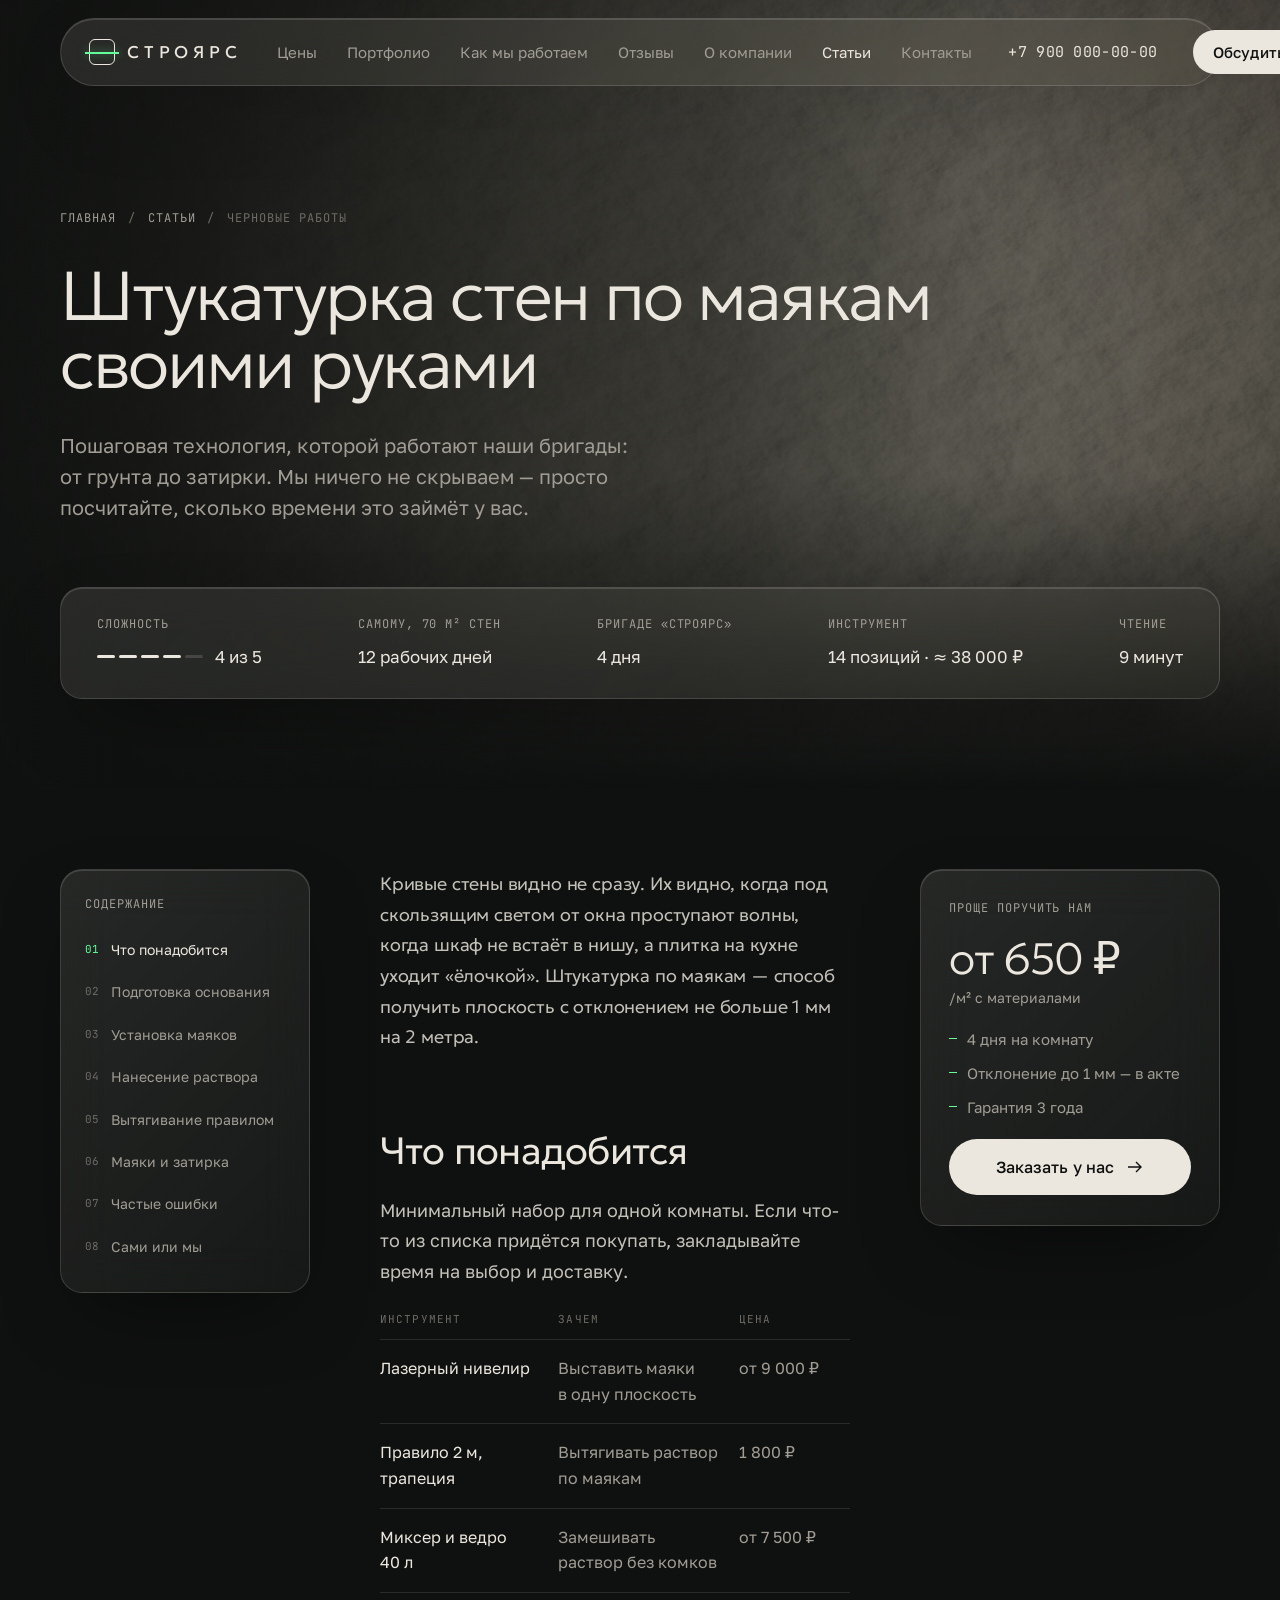
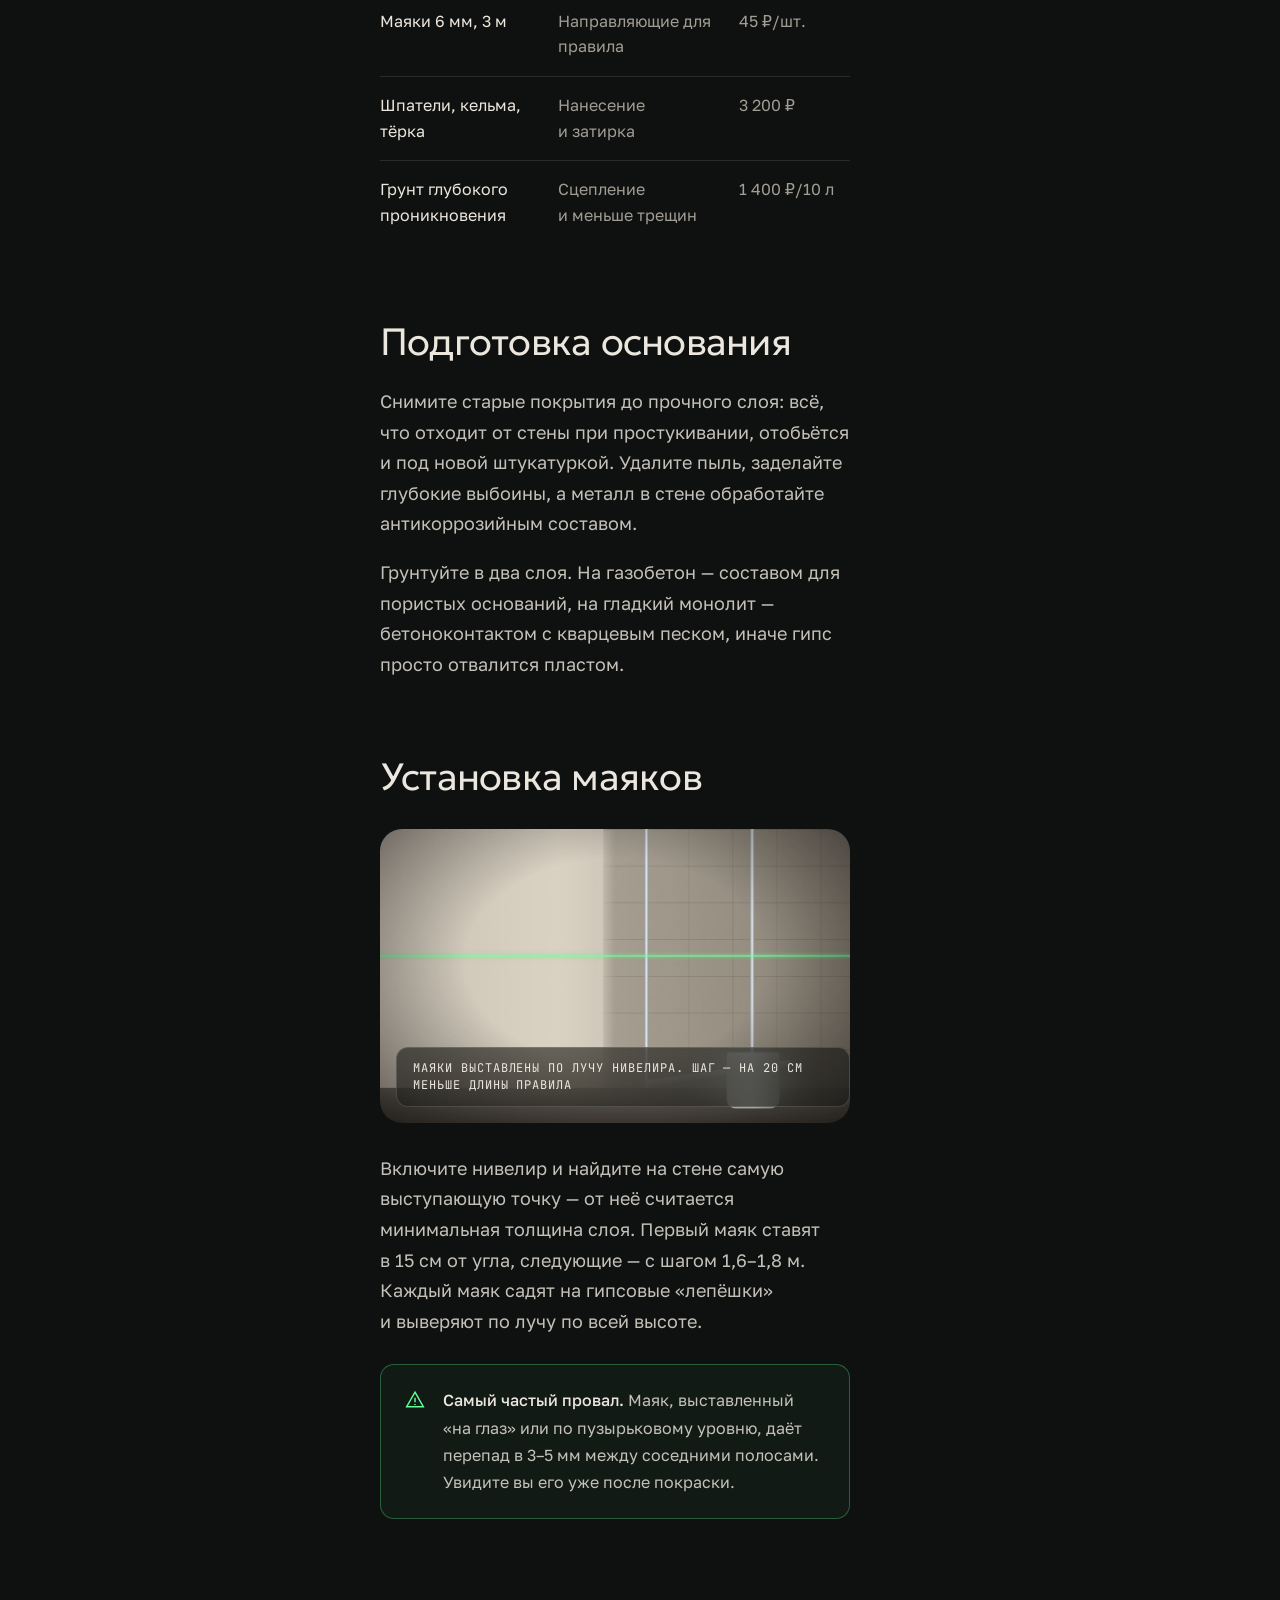
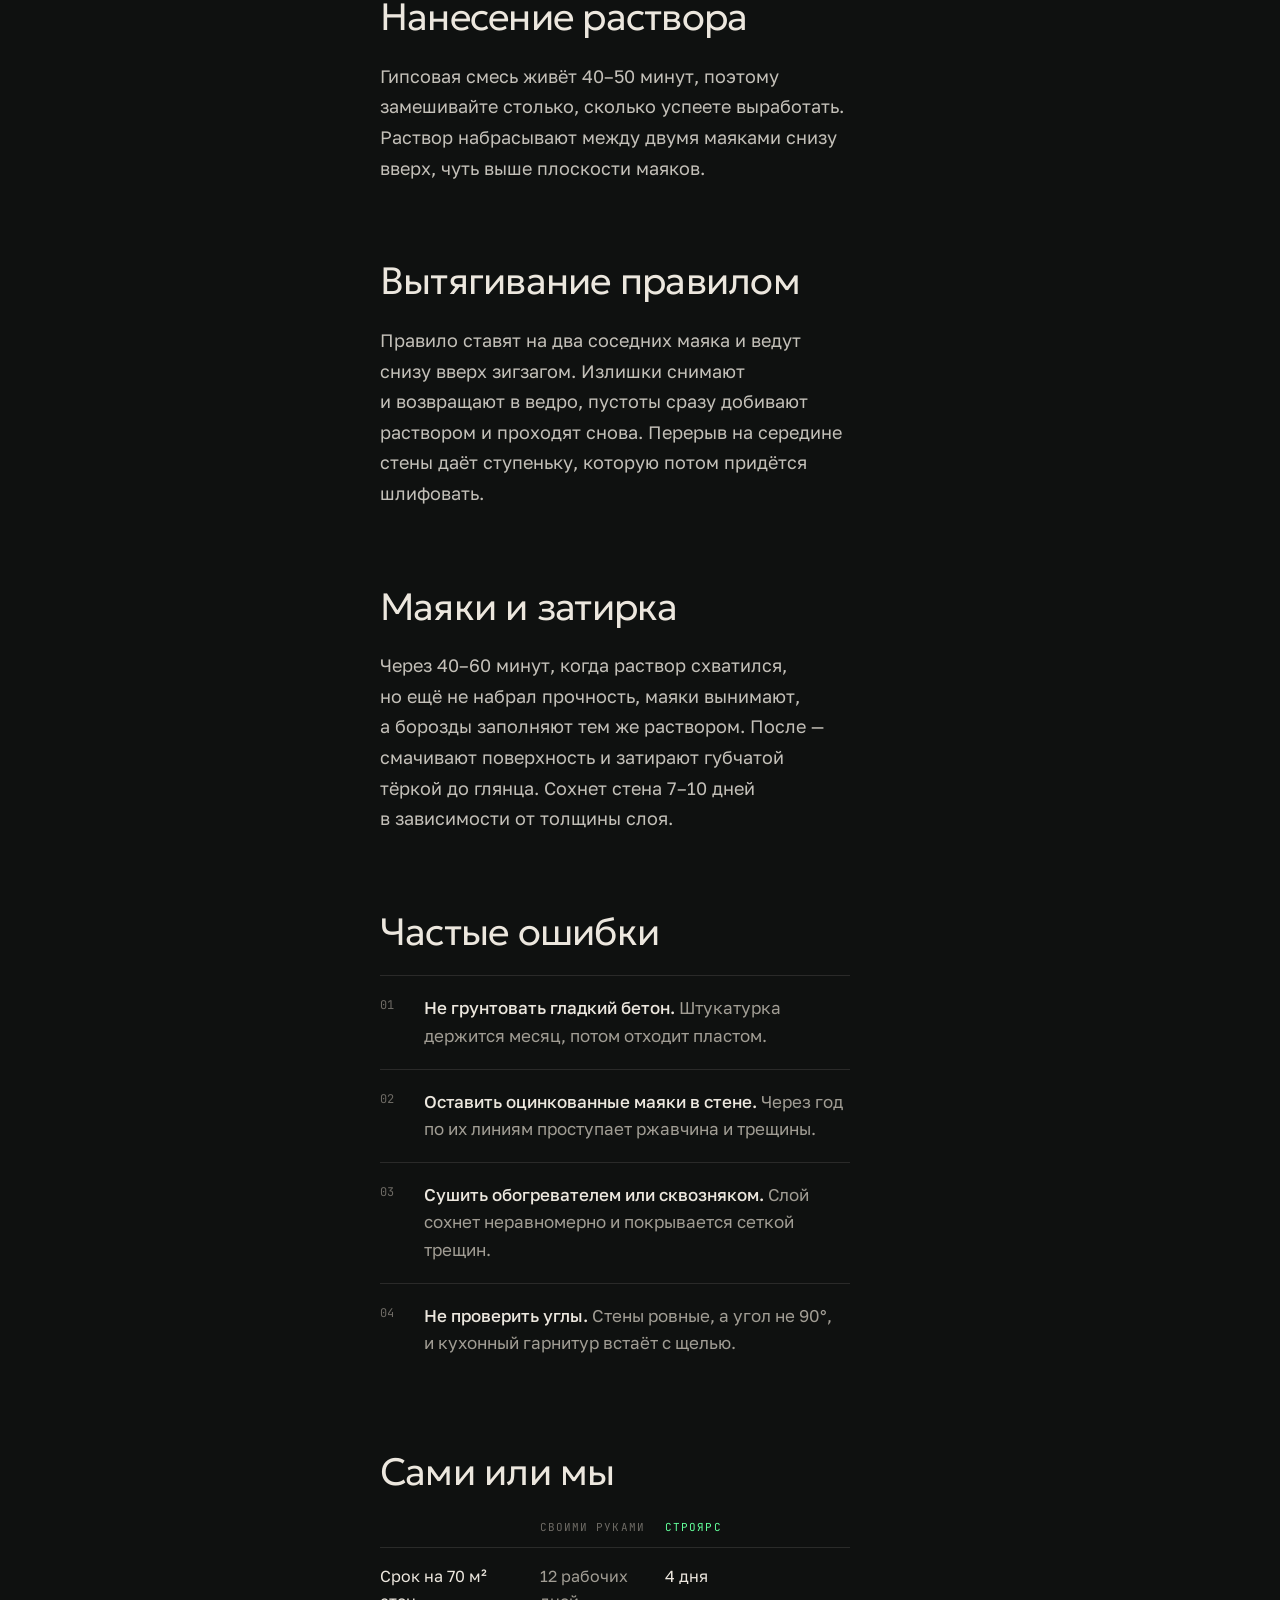
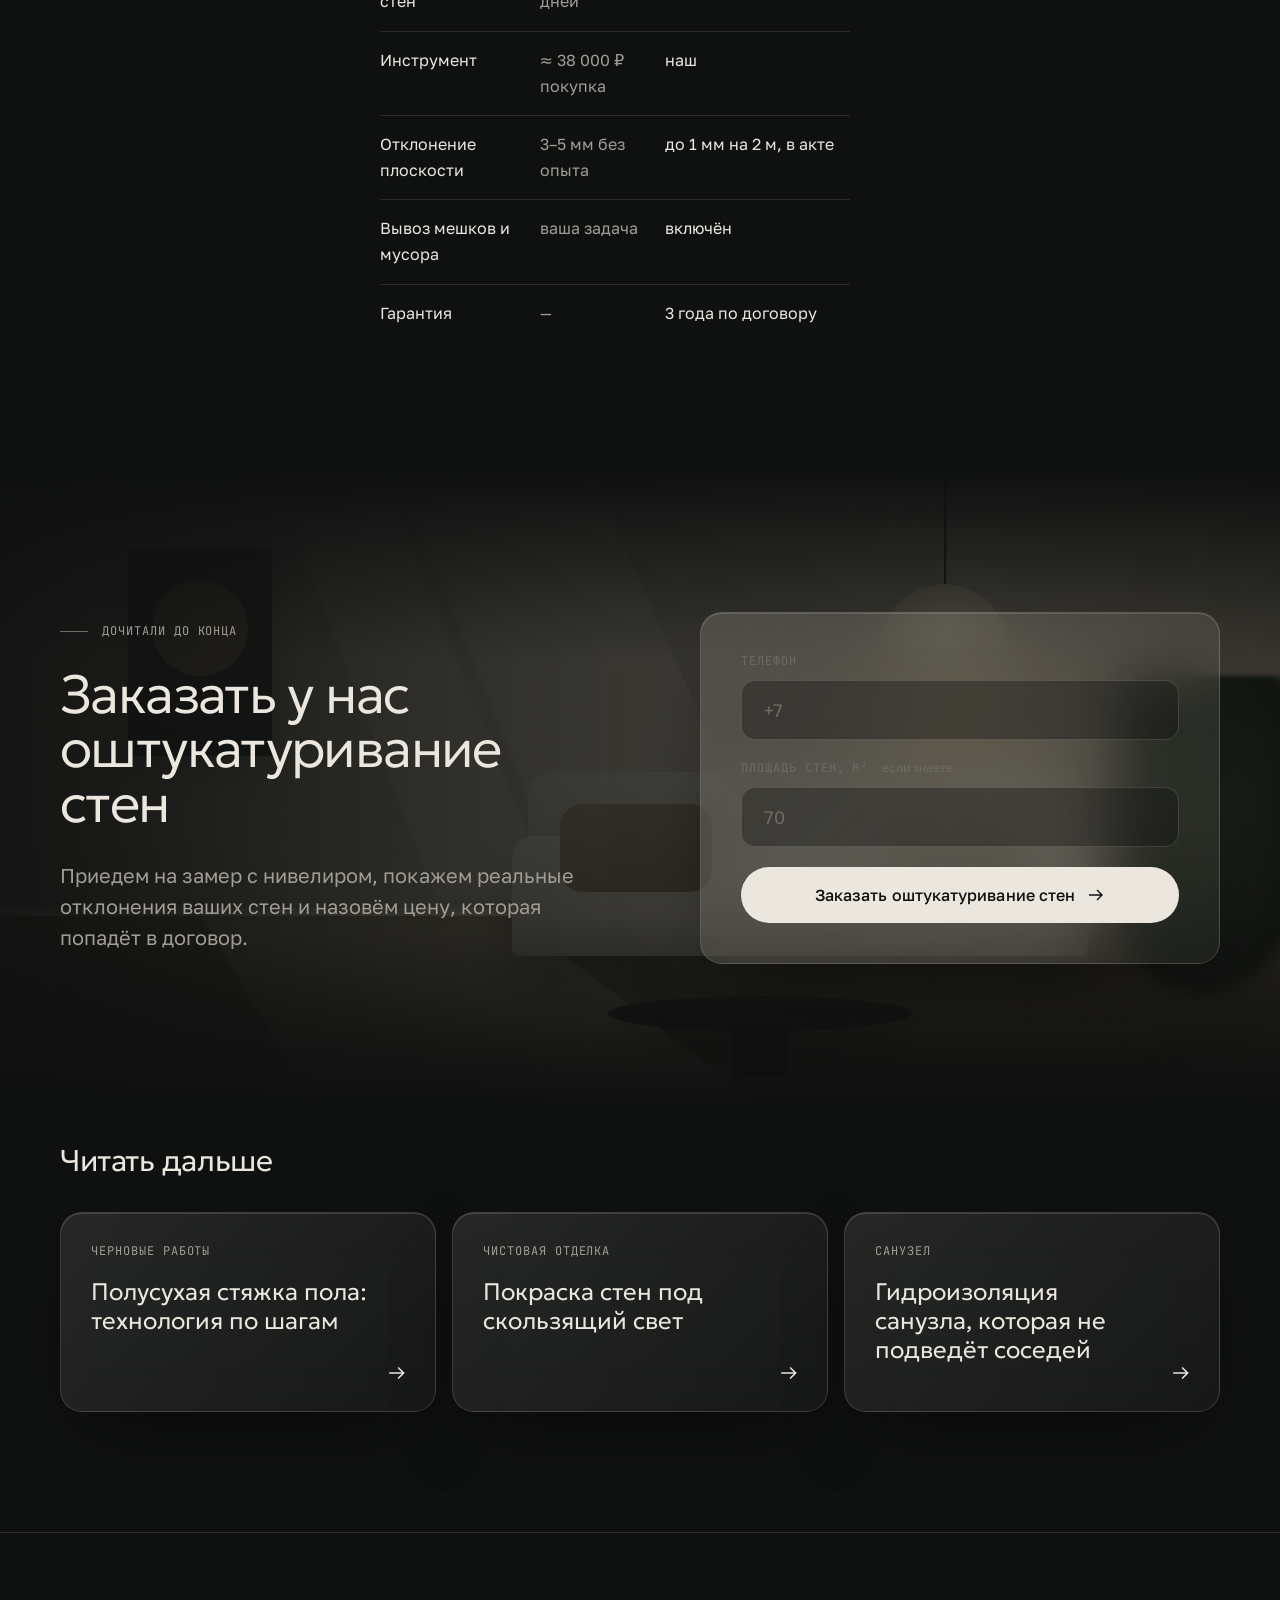
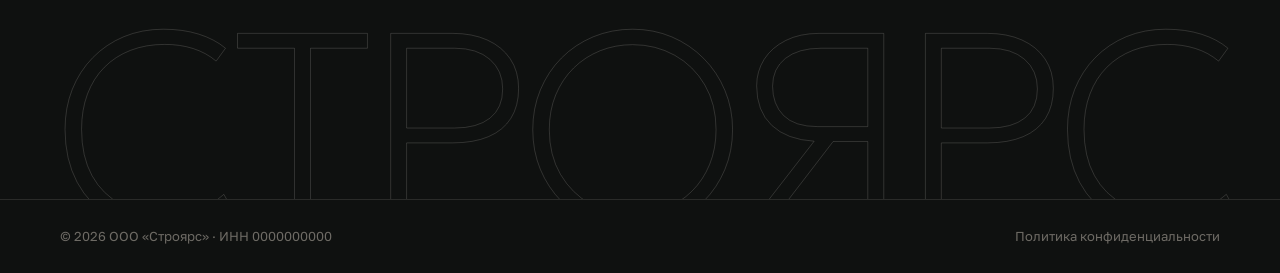
<file: stroyars/article.html>
<!doctype html>
<html lang="ru" class="is-loading">
<head>
<meta charset="utf-8">
<meta name="viewport" content="width=1440">
<title>Штукатурка стен по маякам своими руками — пошаговая технология | Строярс</title>
<meta name="description" content="Как оштукатурить стены по маякам самостоятельно: инструменты, подготовка, установка маяков, нанесение и затирка. Типичные ошибки и сколько это стоит.">
<link rel="stylesheet" href="fonts/fonts.css">
<link rel="stylesheet" href="styles.css">
<link rel="stylesheet" href="article.css">
</head>
<body>

<svg width="0" height="0" style="position:absolute" aria-hidden="true">
  <symbol id="i-arr" viewBox="0 0 18 18"><path d="M2 9h13M10 4l5 5-5 5" fill="none" stroke="currentColor" stroke-width="1.4"/></symbol>
  <symbol id="i-warn" viewBox="0 0 18 18"><path d="M9 2l7.5 13h-15z M9 7v4 M9 12.5v1" fill="none" stroke="currentColor" stroke-width="1.3"/></symbol>
</svg>

<div class="laser read-progress" style="--laser-p:0" aria-hidden="true"></div>

<header class="header">
  <div class="wrap header__bar glass">
    <a class="logo" href="index.html" aria-label="Строярс — на главную"><span class="logo__mark"></span>Строярс</a>
    <nav class="nav" aria-label="Разделы">
      <a href="index.html#price">Цены</a>
      <a href="index.html#portfolio">Портфолио</a>
      <a href="index.html#process">Как мы работаем</a>
      <a href="index.html#reviews">Отзывы</a>
      <a href="index.html#about">О компании</a>
      <a href="index.html#knowledge" aria-current="page">Статьи</a>
      <a href="index.html#contacts">Контакты</a>
    </nav>
    <a class="header__phone" href="tel:+79000000000">+7 900 000-00-00</a>
    <a class="btn btn--solid btn--s" href="#order">Обсудить объект</a>
  </div>
</header>

<main>
<article>
  <header class="ahero">
    <div class="ahero__bg"><img src="img/plaster.jpg" alt="Фактура штукатурки при скользящем свете"></div>
    <div class="wrap">
      <nav class="crumbs t-mono" aria-label="Навигация"><a href="index.html">Главная</a><span>/</span><a href="index.html#knowledge">Статьи</a><span>/</span><span>Черновые работы</span></nav>
      <h1 class="t-display ahero__title">Штукатурка стен по&nbsp;маякам своими руками</h1>
      <p class="t-lead ahero__lead">Пошаговая технология, которой работают наши бригады: от&nbsp;грунта до&nbsp;затирки. Мы&nbsp;ничего не&nbsp;скрываем — просто посчитайте, сколько времени это займёт у&nbsp;вас.</p>

      <dl class="ameta glass">
        <div><dt class="t-mono">Сложность</dt><dd><span class="lvl" style="--l:4"><i></i><i></i><i></i><i></i><i></i></span>4 из 5</dd></div>
        <div><dt class="t-mono">Самому, 70 м² стен</dt><dd>12 рабочих дней</dd></div>
        <div><dt class="t-mono">Бригаде «Строярс»</dt><dd>4 дня</dd></div>
        <div><dt class="t-mono">Инструмент</dt><dd>14 позиций · ≈ 38 000 ₽</dd></div>
        <div><dt class="t-mono">Чтение</dt><dd>9 минут</dd></div>
      </dl>
    </div>
  </header>

  <div class="wrap abody">
    <nav class="toc glass" aria-label="Содержание">
      <p class="t-mono">Содержание</p>
      <ol>
        <li><a href="#tools">Что понадобится</a></li>
        <li><a href="#prep">Подготовка основания</a></li>
        <li><a href="#beacons">Установка маяков</a></li>
        <li><a href="#apply">Нанесение раствора</a></li>
        <li><a href="#level">Вытягивание правилом</a></li>
        <li><a href="#finish">Маяки и затирка</a></li>
        <li><a href="#mistakes">Частые ошибки</a></li>
        <li><a href="#cost">Сами или мы</a></li>
      </ol>
    </nav>

    <div class="article__body">
      <p class="article__intro">Кривые стены видно не&nbsp;сразу. Их&nbsp;видно, когда под скользящим светом от&nbsp;окна проступают волны, когда шкаф не&nbsp;встаёт в&nbsp;нишу, а&nbsp;плитка на&nbsp;кухне уходит «ёлочкой». Штукатурка по&nbsp;маякам — способ получить плоскость с&nbsp;отклонением не&nbsp;больше 1&nbsp;мм на&nbsp;2&nbsp;метра.</p>

      <h2 id="tools">Что понадобится</h2>
      <p>Минимальный набор для&nbsp;одной комнаты. Если что-то из&nbsp;списка придётся покупать, закладывайте время на&nbsp;выбор и&nbsp;доставку.</p>
      <table class="tbl">
        <thead><tr><th>Инструмент</th><th>Зачем</th><th>Цена</th></tr></thead>
        <tbody>
          <tr><td>Лазерный нивелир</td><td>Выставить маяки в&nbsp;одну плоскость</td><td>от 9 000 ₽</td></tr>
          <tr><td>Правило 2&nbsp;м, трапеция</td><td>Вытягивать раствор по&nbsp;маякам</td><td>1 800 ₽</td></tr>
          <tr><td>Миксер и&nbsp;ведро 40&nbsp;л</td><td>Замешивать раствор без комков</td><td>от 7 500 ₽</td></tr>
          <tr><td>Маяки 6&nbsp;мм, 3&nbsp;м</td><td>Направляющие для правила</td><td>45 ₽/шт.</td></tr>
          <tr><td>Шпатели, кельма, тёрка</td><td>Нанесение и&nbsp;затирка</td><td>3 200 ₽</td></tr>
          <tr><td>Грунт глубокого проникновения</td><td>Сцепление и&nbsp;меньше трещин</td><td>1 400 ₽/10&nbsp;л</td></tr>
        </tbody>
      </table>

      <h2 id="prep">Подготовка основания</h2>
      <p>Снимите старые покрытия до&nbsp;прочного слоя: всё, что отходит от&nbsp;стены при простукивании, отобьётся и&nbsp;под новой штукатуркой. Удалите пыль, заделайте глубокие выбоины, а&nbsp;металл в&nbsp;стене обработайте антикоррозийным составом.</p>
      <p>Грунтуйте в&nbsp;два слоя. На&nbsp;газобетон — составом для пористых оснований, на&nbsp;гладкий монолит — бетоноконтактом с&nbsp;кварцевым песком, иначе гипс просто отвалится пластом.</p>

      <h2 id="beacons">Установка маяков</h2>
      <figure class="fig">
        <img src="img/rough.jpg" alt="Стена с установленными маяками и лучом лазерного нивелира" loading="lazy">
        <figcaption class="t-mono">Маяки выставлены по лучу нивелира. Шаг — на 20 см меньше длины правила</figcaption>
      </figure>
      <p>Включите нивелир и&nbsp;найдите на&nbsp;стене самую выступающую точку — от&nbsp;неё считается минимальная толщина слоя. Первый маяк ставят в&nbsp;15&nbsp;см от&nbsp;угла, следующие — с&nbsp;шагом 1,6–1,8&nbsp;м. Каждый маяк садят на&nbsp;гипсовые «лепёшки» и&nbsp;выверяют по&nbsp;лучу по&nbsp;всей высоте.</p>
      <aside class="note"><svg><use href="#i-warn"/></svg><p><b>Самый частый провал.</b> Маяк, выставленный «на&nbsp;глаз» или по&nbsp;пузырьковому уровню, даёт перепад в&nbsp;3–5&nbsp;мм между соседними полосами. Увидите вы&nbsp;его уже после покраски.</p></aside>

      <h2 id="apply">Нанесение раствора</h2>
      <p>Гипсовая смесь живёт 40–50&nbsp;минут, поэтому замешивайте столько, сколько успеете выработать. Раствор набрасывают между двумя маяками снизу вверх, чуть выше плоскости маяков.</p>

      <h2 id="level">Вытягивание правилом</h2>
      <p>Правило ставят на&nbsp;два соседних маяка и&nbsp;ведут снизу вверх зигзагом. Излишки снимают и&nbsp;возвращают в&nbsp;ведро, пустоты сразу добивают раствором и&nbsp;проходят снова. Перерыв на&nbsp;середине стены даёт ступеньку, которую потом придётся шлифовать.</p>

      <h2 id="finish">Маяки и затирка</h2>
      <p>Через 40–60&nbsp;минут, когда раствор схватился, но&nbsp;ещё не&nbsp;набрал прочность, маяки вынимают, а&nbsp;борозды заполняют тем&nbsp;же раствором. После — смачивают поверхность и&nbsp;затирают губчатой тёркой до&nbsp;глянца. Сохнет стена 7–10&nbsp;дней в&nbsp;зависимости от&nbsp;толщины слоя.</p>

      <h2 id="mistakes">Частые ошибки</h2>
      <ol class="mistakes">
        <li><b>Не&nbsp;грунтовать гладкий бетон.</b> Штукатурка держится месяц, потом отходит пластом.</li>
        <li><b>Оставить оцинкованные маяки в&nbsp;стене.</b> Через год по&nbsp;их&nbsp;линиям проступает ржавчина и&nbsp;трещины.</li>
        <li><b>Сушить обогревателем или сквозняком.</b> Слой сохнет неравномерно и&nbsp;покрывается сеткой трещин.</li>
        <li><b>Не&nbsp;проверить углы.</b> Стены ровные, а&nbsp;угол не&nbsp;90°, и&nbsp;кухонный гарнитур встаёт с&nbsp;щелью.</li>
      </ol>

      <h2 id="cost">Сами или мы</h2>
      <table class="tbl tbl--vs">
        <thead><tr><th></th><th>Своими руками</th><th>Строярс</th></tr></thead>
        <tbody>
          <tr><td>Срок на 70 м² стен</td><td>12 рабочих дней</td><td>4 дня</td></tr>
          <tr><td>Инструмент</td><td>≈ 38 000 ₽ покупка</td><td>наш</td></tr>
          <tr><td>Отклонение плоскости</td><td>3–5 мм без опыта</td><td>до 1 мм на 2 м, в акте</td></tr>
          <tr><td>Вывоз мешков и мусора</td><td>ваша задача</td><td>включён</td></tr>
          <tr><td>Гарантия</td><td>—</td><td>3 года по договору</td></tr>
        </tbody>
      </table>
    </div>

    <aside class="aside">
      <div class="aside__card glass">
        <p class="t-mono">Проще поручить нам</p>
        <p class="aside__price">от 650 ₽<span>/м² с материалами</span></p>
        <ul>
          <li>4 дня на комнату</li>
          <li>Отклонение до 1 мм — в акте</li>
          <li>Гарантия 3 года</li>
        </ul>
        <a class="btn btn--solid" href="#order">Заказать у нас<svg class="arr"><use href="#i-arr"/></svg></a>
      </div>
    </aside>
  </div>

  <!-- финальный призыв — обязательный для каждой статьи -->
  <section class="order" id="order" aria-labelledby="order-title">
    <div class="order__bg"><img src="img/living.jpg" alt="" loading="lazy"></div>
    <div class="wrap order__grid">
      <div>
        <p class="t-mono eyebrow">Дочитали до конца</p>
        <h2 class="t-h2" id="order-title">Заказать у&nbsp;нас оштукатуривание стен</h2>
        <p class="t-lead">Приедем на&nbsp;замер с&nbsp;нивелиром, покажем реальные отклонения ваших стен и&nbsp;назовём цену, которая попадёт в&nbsp;договор.</p>
      </div>
      <form class="order__form glass glass--strong" onsubmit="this.querySelector('.order__done').hidden=false;return false">
        <div class="field"><label class="t-mono" for="o-phone">Телефон</label><input class="input" id="o-phone" type="tel" placeholder="+7" required></div>
        <div class="field"><label class="t-mono" for="o-area">Площадь стен, м² <span class="order__hint">если знаете</span></label><input class="input" id="o-area" type="number" placeholder="70"></div>
        <button class="btn btn--solid" type="submit">Заказать оштукатуривание стен<svg class="arr"><use href="#i-arr"/></svg></button>
        <p class="order__done t-mono" hidden>Заявка отправлена. Ответим в течение 30 минут.</p>
      </form>
    </div>
  </section>
</article>

<section class="section related" aria-labelledby="rel-title">
  <div class="wrap">
    <h2 class="t-h3" id="rel-title">Читать дальше</h2>
    <div class="related__grid">
      <a class="rel glass" href="article.html"><span class="t-mono">Черновые работы</span><span class="rel__t">Полусухая стяжка пола: технология по шагам</span><svg class="arr"><use href="#i-arr"/></svg></a>
      <a class="rel glass" href="article.html"><span class="t-mono">Чистовая отделка</span><span class="rel__t">Покраска стен под скользящий свет</span><svg class="arr"><use href="#i-arr"/></svg></a>
      <a class="rel glass" href="article.html"><span class="t-mono">Санузел</span><span class="rel__t">Гидроизоляция санузла, которая не подведёт соседей</span><svg class="arr"><use href="#i-arr"/></svg></a>
    </div>
  </div>
</section>
</main>

<footer class="footer">
  <div class="footer__word" aria-hidden="true">СТРОЯРС</div>
  <div class="footer__legal"><div class="wrap" style="display:flex;justify-content:space-between"><span>© 2026 ООО «Строярс» · ИНН 0000000000</span><a href="#">Политика конфиденциальности</a></div></div>
</footer>

<script src="app.js"></script>
</body>
</html>
</file>
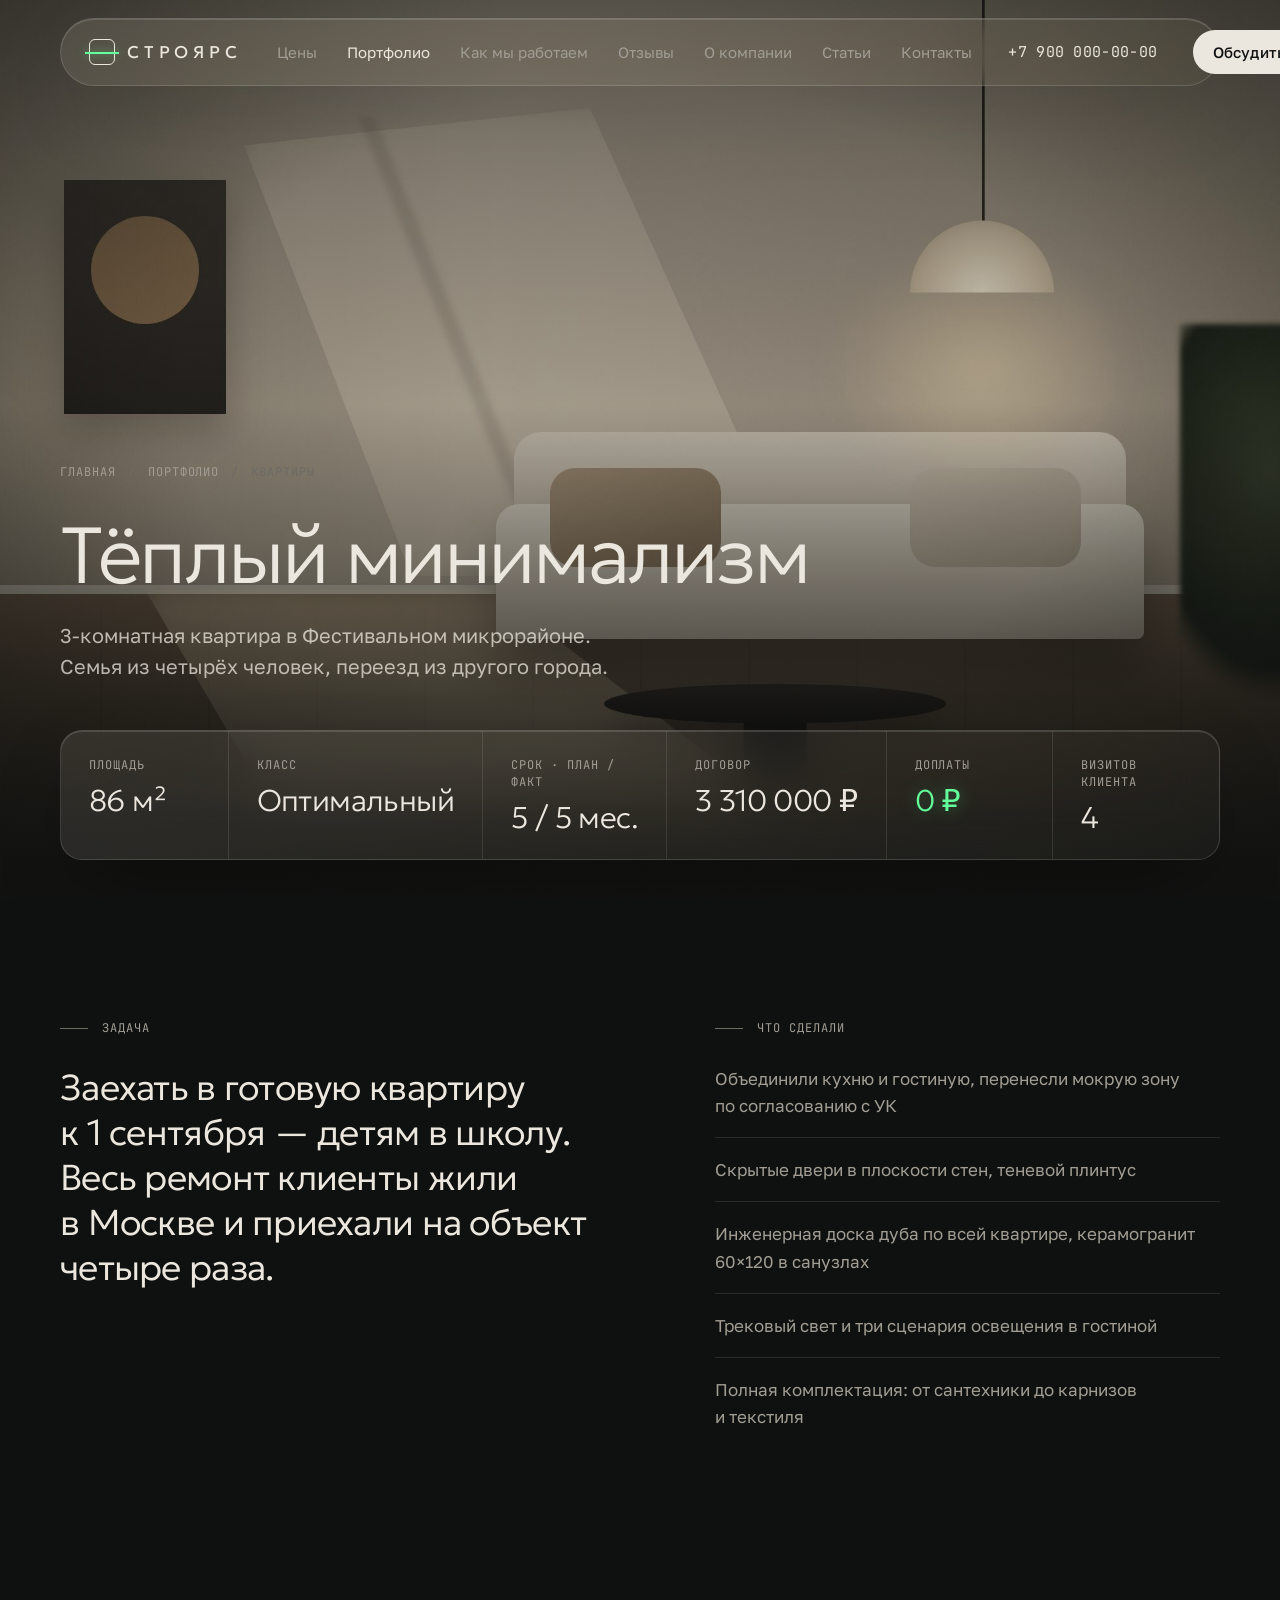
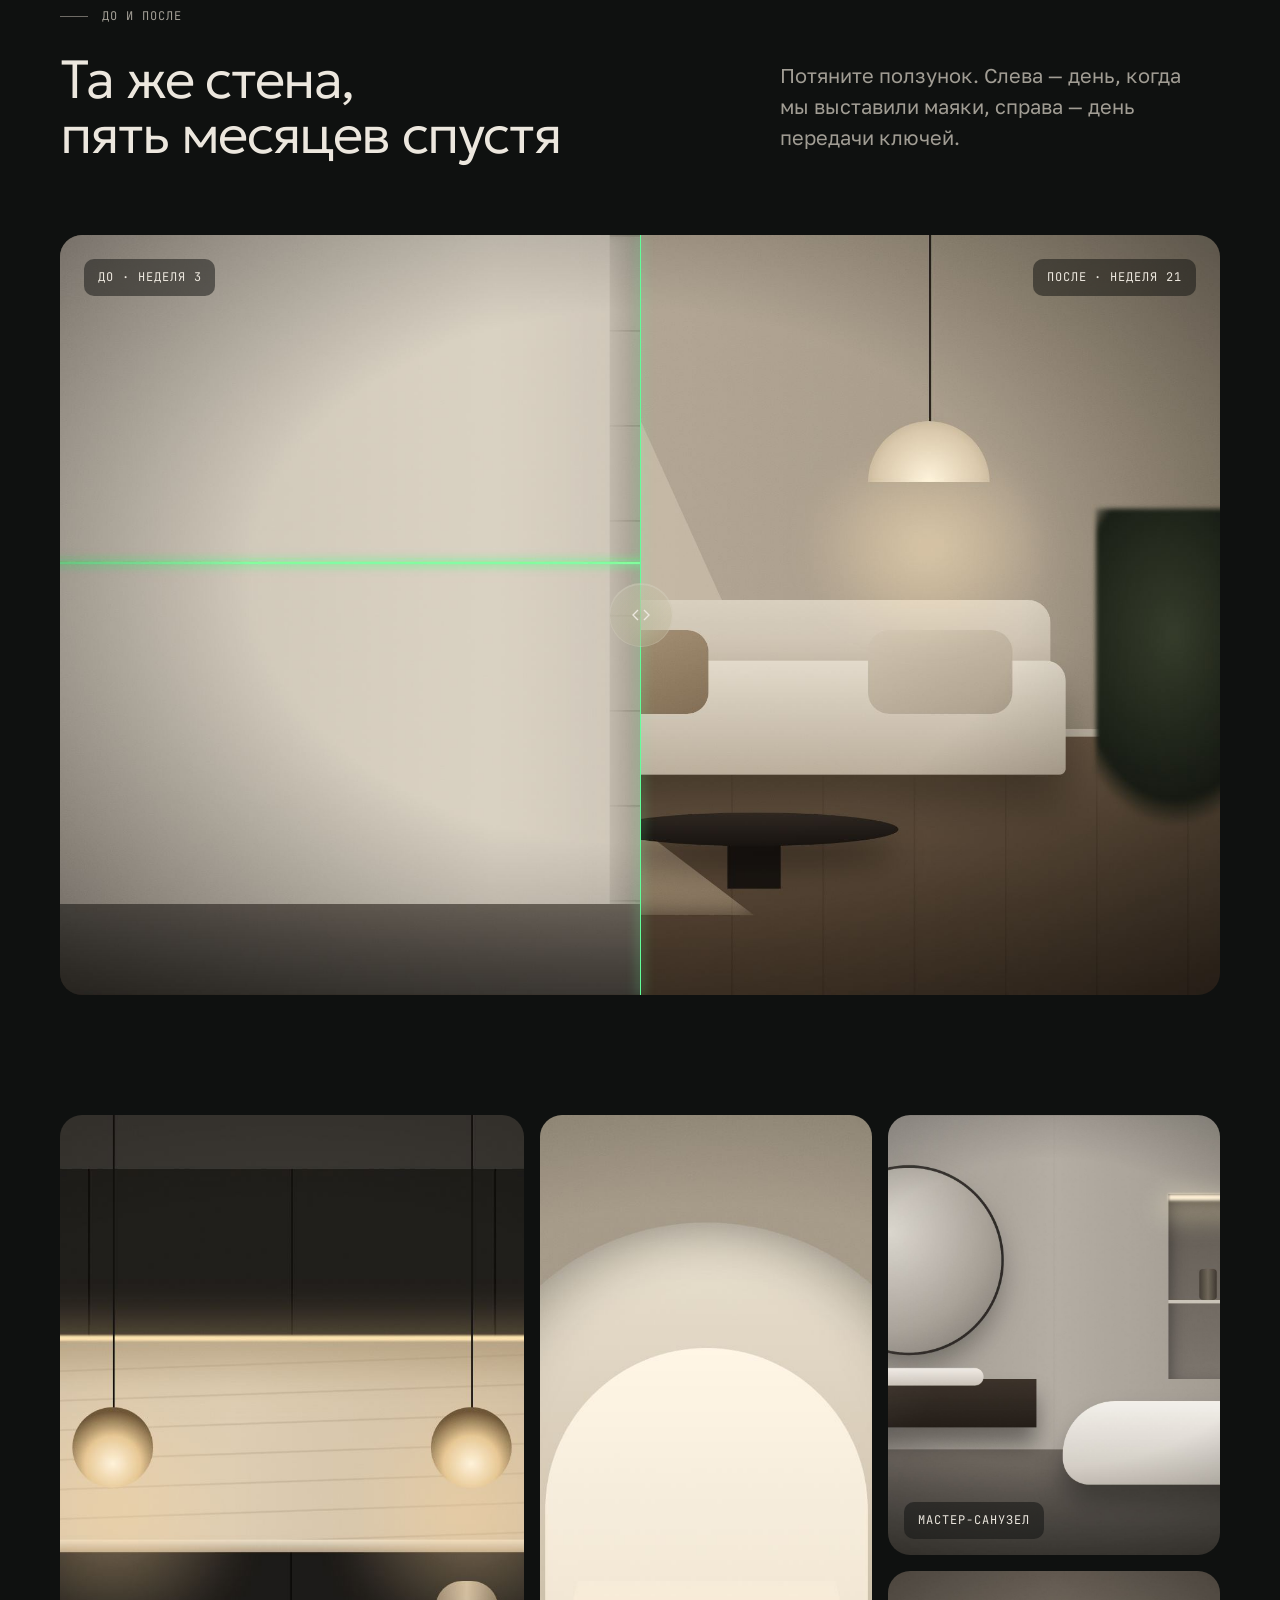
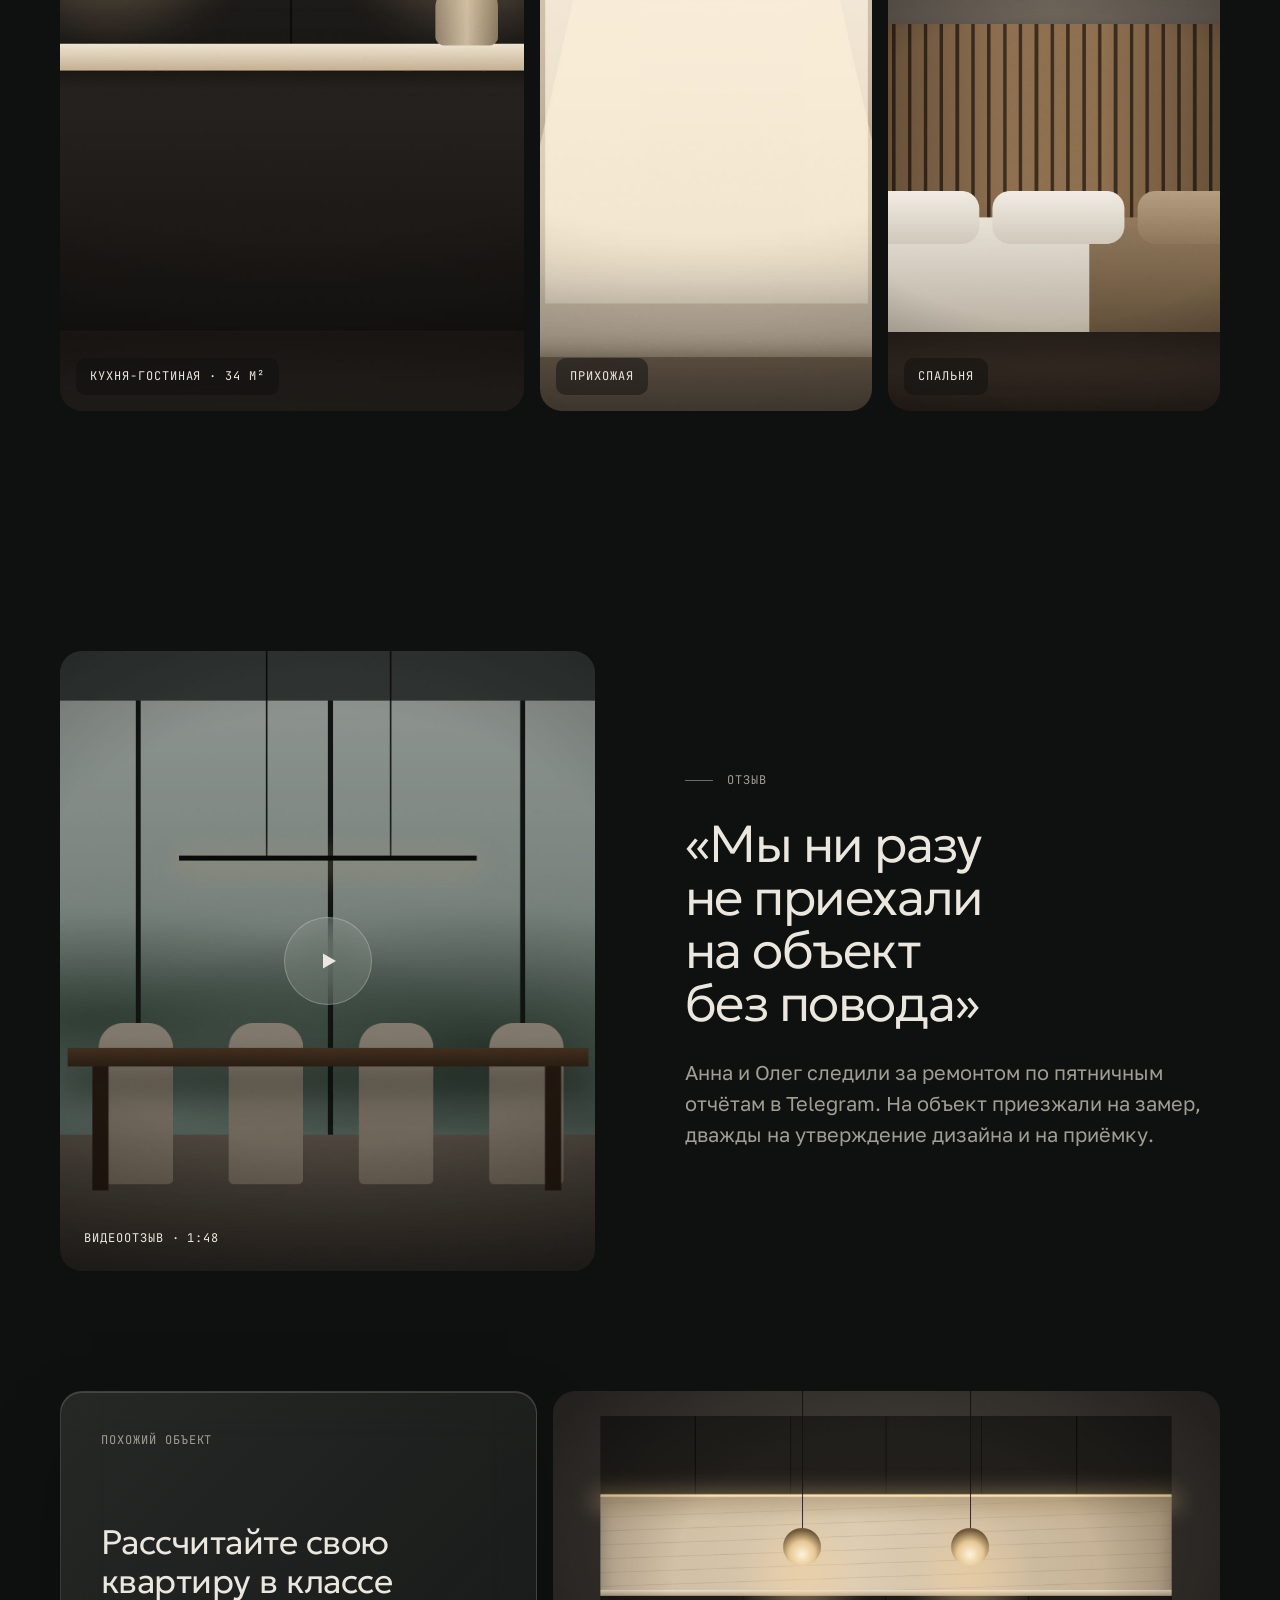
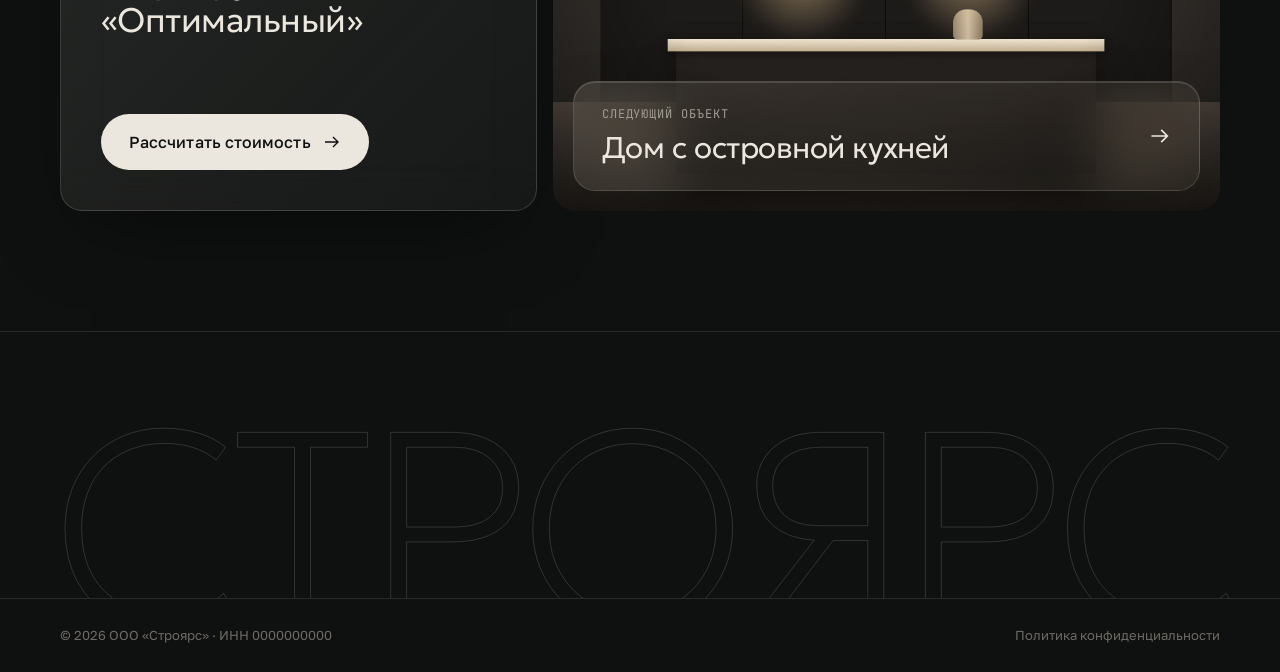
<file: stroyars/project.html>
<!doctype html>
<html lang="ru" class="is-loading">
<head>
<meta charset="utf-8">
<meta name="viewport" content="width=1440">
<title>Тёплый минимализм — ремонт квартиры 86 м² под ключ | Строярс</title>
<meta name="description" content="Дизайн и ремонт 3-комнатной квартиры 86 м² в Краснодаре: 5 месяцев, класс «Оптимальный», 3,3 млн ₽ по договору без доплат.">
<link rel="stylesheet" href="fonts/fonts.css">
<link rel="stylesheet" href="styles.css">
<link rel="stylesheet" href="project.css">
</head>
<body>

<svg width="0" height="0" style="position:absolute" aria-hidden="true">
  <symbol id="i-arr" viewBox="0 0 18 18"><path d="M2 9h13M10 4l5 5-5 5" fill="none" stroke="currentColor" stroke-width="1.4"/></symbol>
  <symbol id="i-play" viewBox="0 0 18 18"><path d="M3 1.5v15L16 9z" fill="currentColor"/></symbol>
  <symbol id="i-x" viewBox="0 0 18 18"><path d="M3 3l12 12M15 3L3 15" stroke="currentColor" stroke-width="1.4"/></symbol>
  <symbol id="i-lr" viewBox="0 0 18 18"><path d="M6 4L1 9l5 5M12 4l5 5-5 5" fill="none" stroke="currentColor" stroke-width="1.4"/></symbol>
</svg>

<header class="header">
  <div class="wrap header__bar glass">
    <a class="logo" href="index.html" aria-label="Строярс — на главную"><span class="logo__mark"></span>Строярс</a>
    <nav class="nav" aria-label="Разделы">
      <a href="index.html#price">Цены</a>
      <a href="index.html#portfolio" aria-current="page">Портфолио</a>
      <a href="index.html#process">Как мы работаем</a>
      <a href="index.html#reviews">Отзывы</a>
      <a href="index.html#about">О компании</a>
      <a href="index.html#knowledge">Статьи</a>
      <a href="index.html#contacts">Контакты</a>
    </nav>
    <a class="header__phone" href="tel:+79000000000">+7 900 000-00-00</a>
    <a class="btn btn--solid btn--s" href="index.html#contacts">Обсудить объект</a>
  </div>
</header>

<main>
  <section class="phero" aria-labelledby="p-title">
    <div class="phero__bg"><img src="img/living.jpg" alt="Гостиная: светлый диван, подвесной светильник, свет из окна на стене"></div>
    <div class="wrap phero__in">
      <nav class="crumbs t-mono" aria-label="Навигация"><a href="index.html">Главная</a><span>/</span><a href="index.html#portfolio">Портфолио</a><span>/</span><span>Квартиры</span></nav>
      <h1 class="t-display" id="p-title">Тёплый минимализм</h1>
      <p class="t-lead">3-комнатная квартира в&nbsp;Фестивальном микрорайоне. Семья из&nbsp;четырёх человек, переезд из&nbsp;другого города.</p>
    </div>
    <div class="wrap">
      <dl class="pfacts glass">
        <div><dt class="t-mono">Площадь</dt><dd>86 м²</dd></div>
        <div><dt class="t-mono">Класс</dt><dd>Оптимальный</dd></div>
        <div><dt class="t-mono">Срок · план / факт</dt><dd>5 / 5 мес.</dd></div>
        <div><dt class="t-mono">Договор</dt><dd>3 310 000 ₽</dd></div>
        <div><dt class="t-mono">Доплаты</dt><dd class="is-zero">0 ₽</dd></div>
        <div><dt class="t-mono">Визитов клиента</dt><dd>4</dd></div>
      </dl>
    </div>
  </section>

  <section class="section pbrief">
    <div class="wrap pbrief__grid">
      <div>
        <p class="t-mono eyebrow">Задача</p>
        <p class="pbrief__big">Заехать в&nbsp;готовую квартиру к&nbsp;1&nbsp;сентября — детям в&nbsp;школу. Весь ремонт клиенты жили в&nbsp;Москве и&nbsp;приехали на&nbsp;объект четыре раза.</p>
      </div>
      <div>
        <p class="t-mono eyebrow">Что сделали</p>
        <ul class="pbrief__list">
          <li>Объединили кухню и&nbsp;гостиную, перенесли мокрую зону по&nbsp;согласованию с&nbsp;УК</li>
          <li>Скрытые двери в&nbsp;плоскости стен, теневой плинтус</li>
          <li>Инженерная доска дуба по&nbsp;всей квартире, керамогранит 60×120 в&nbsp;санузлах</li>
          <li>Трековый свет и&nbsp;три сценария освещения в&nbsp;гостиной</li>
          <li>Полная комплектация: от&nbsp;сантехники до&nbsp;карнизов и&nbsp;текстиля</li>
        </ul>
      </div>
    </div>
  </section>

  <section class="section pba" aria-labelledby="ba-title">
    <div class="wrap">
      <div class="section__head">
        <div><p class="t-mono eyebrow">До и после</p><h2 class="t-h2" id="ba-title">Та же стена,<br>пять месяцев спустя</h2></div>
        <p class="t-lead">Потяните ползунок. Слева — день, когда мы&nbsp;выставили маяки, справа — день передачи ключей.</p>
      </div>
      <div class="ba" style="--x:50%">
        <img class="ba__after" src="img/living.jpg" alt="После: готовая гостиная">
        <img class="ba__before" src="img/rough.jpg" alt="До: стена с маяками на этапе черновых работ">
        <span class="ba__line" aria-hidden="true"><span class="ba__knob glass"><svg width="18" height="18"><use href="#i-lr"/></svg></span></span>
        <span class="ba__tag ba__tag--l t-mono">До · неделя 3</span><span class="ba__tag ba__tag--r t-mono">После · неделя 21</span>
        <input type="range" min="0" max="100" value="50" aria-label="Сравнение до и после">
      </div>
    </div>
  </section>

  <section class="section pgal" aria-label="Фотографии объекта">
    <div class="wrap pgal__grid">
      <figure class="pgal__i pgal__i--a"><img src="img/kitchen.jpg" alt="Кухня с островом" loading="lazy"><figcaption class="t-mono">Кухня-гостиная · 34 м²</figcaption></figure>
      <figure class="pgal__i pgal__i--b"><img src="img/arch.jpg" alt="Арка в прихожей" loading="lazy"><figcaption class="t-mono">Прихожая</figcaption></figure>
      <figure class="pgal__i pgal__i--c"><img src="img/bath.jpg" alt="Санузел" loading="lazy"><figcaption class="t-mono">Мастер-санузел</figcaption></figure>
      <figure class="pgal__i pgal__i--d"><img src="img/bed.jpg" alt="Спальня" loading="lazy"><figcaption class="t-mono">Спальня</figcaption></figure>
    </div>
  </section>

  <section class="section preview" aria-labelledby="rv-title">
    <div class="wrap preview__grid">
      <button class="preview__video" type="button" data-video="Анна и Олег · 86 м²">
        <img src="img/dining.jpg" alt="" loading="lazy">
        <span class="play"><svg><use href="#i-play"/></svg></span>
        <span class="t-mono preview__dur">Видеоотзыв · 1:48</span>
      </button>
      <div>
        <p class="t-mono eyebrow">Отзыв</p>
        <h2 class="t-h2" id="rv-title">«Мы&nbsp;ни&nbsp;разу не&nbsp;приехали на&nbsp;объект без&nbsp;повода»</h2>
        <p class="t-lead">Анна и&nbsp;Олег следили за&nbsp;ремонтом по&nbsp;пятничным отчётам в&nbsp;Telegram. На&nbsp;объект приезжали на&nbsp;замер, дважды на&nbsp;утверждение дизайна и&nbsp;на&nbsp;приёмку.</p>
      </div>
    </div>
  </section>

  <section class="pnext">
    <div class="wrap pnext__grid">
      <div class="pnext__cta glass">
        <p class="t-mono">Похожий объект</p>
        <p class="t-h3">Рассчитайте свою квартиру в&nbsp;классе «Оптимальный»</p>
        <a class="btn btn--solid" href="index.html#price">Рассчитать стоимость<svg class="arr"><use href="#i-arr"/></svg></a>
      </div>
      <a class="pnext__case" href="project.html">
        <img src="img/kitchen.jpg" alt="" loading="lazy">
        <span class="pnext__label glass"><span class="t-mono">Следующий объект</span><span class="t-h3">Дом с островной кухней</span><svg class="arr"><use href="#i-arr"/></svg></span>
      </a>
    </div>
  </section>
</main>

<footer class="footer">
  <div class="footer__word" aria-hidden="true">СТРОЯРС</div>
  <div class="footer__legal"><div class="wrap" style="display:flex;justify-content:space-between"><span>© 2026 ООО «Строярс» · ИНН 0000000000</span><a href="#">Политика конфиденциальности</a></div></div>
</footer>

<div class="modal" id="modal" role="dialog" aria-modal="true" aria-label="Видео">
  <div class="modal__box glass">
    <img src="img/dining.jpg" alt="">
    <button class="modal__close" type="button" aria-label="Закрыть видео"><svg width="18" height="18"><use href="#i-x"/></svg></button>
    <div class="modal__caption"><div><p class="t-mono">Здесь будет видео</p><p class="t-h3" id="modal-title"></p></div><span class="play"><svg><use href="#i-play"/></svg></span></div>
    <div class="modal__bar"><i></i></div>
  </div>
</div>

<script src="app.js"></script>
</body>
</html>
</file>
<file: stroyars/fonts/fonts.css>
/* Шрифты локально: Geologica, Golos Text, JetBrains Mono (OFL) */
@font-face {
  font-family: 'Geologica';
  font-style: normal;
  font-weight: 100 400;
  font-display: swap;
  src: url(Geologica-100-400-cyrillic-ext.woff2) format('woff2');
  unicode-range: U+0460-052F, U+1C80-1C8A, U+20B4, U+2DE0-2DFF, U+A640-A69F, U+FE2E-FE2F;
}
@font-face {
  font-family: 'Geologica';
  font-style: normal;
  font-weight: 100 400;
  font-display: swap;
  src: url(Geologica-100-400-cyrillic.woff2) format('woff2');
  unicode-range: U+0301, U+0400-045F, U+0490-0491, U+04B0-04B1, U+2116;
}
@font-face {
  font-family: 'Geologica';
  font-style: normal;
  font-weight: 100 400;
  font-display: swap;
  src: url(Geologica-100-400-latin.woff2) format('woff2');
  unicode-range: U+0000-00FF, U+0131, U+0152-0153, U+02BB-02BC, U+02C6, U+02DA, U+02DC, U+0304, U+0308, U+0329, U+2000-206F, U+20AC, U+2122, U+2191, U+2193, U+2212, U+2215, U+FEFF, U+FFFD;
}
@font-face {
  font-family: 'Golos Text';
  font-style: normal;
  font-weight: 400;
  font-display: swap;
  src: url(GolosText-400-cyrillic-ext.woff2) format('woff2');
  unicode-range: U+0460-052F, U+1C80-1C8A, U+20B4, U+2DE0-2DFF, U+A640-A69F, U+FE2E-FE2F;
}
@font-face {
  font-family: 'Golos Text';
  font-style: normal;
  font-weight: 400;
  font-display: swap;
  src: url(GolosText-400-cyrillic.woff2) format('woff2');
  unicode-range: U+0301, U+0400-045F, U+0490-0491, U+04B0-04B1, U+2116;
}
@font-face {
  font-family: 'Golos Text';
  font-style: normal;
  font-weight: 400;
  font-display: swap;
  src: url(GolosText-400-latin.woff2) format('woff2');
  unicode-range: U+0000-00FF, U+0131, U+0152-0153, U+02BB-02BC, U+02C6, U+02DA, U+02DC, U+0304, U+0308, U+0329, U+2000-206F, U+20AC, U+2122, U+2191, U+2193, U+2212, U+2215, U+FEFF, U+FFFD;
}
@font-face {
  font-family: 'Golos Text';
  font-style: normal;
  font-weight: 500;
  font-display: swap;
  src: url(GolosText-500-cyrillic-ext.woff2) format('woff2');
  unicode-range: U+0460-052F, U+1C80-1C8A, U+20B4, U+2DE0-2DFF, U+A640-A69F, U+FE2E-FE2F;
}
@font-face {
  font-family: 'Golos Text';
  font-style: normal;
  font-weight: 500;
  font-display: swap;
  src: url(GolosText-500-cyrillic.woff2) format('woff2');
  unicode-range: U+0301, U+0400-045F, U+0490-0491, U+04B0-04B1, U+2116;
}
@font-face {
  font-family: 'Golos Text';
  font-style: normal;
  font-weight: 500;
  font-display: swap;
  src: url(GolosText-500-latin.woff2) format('woff2');
  unicode-range: U+0000-00FF, U+0131, U+0152-0153, U+02BB-02BC, U+02C6, U+02DA, U+02DC, U+0304, U+0308, U+0329, U+2000-206F, U+20AC, U+2122, U+2191, U+2193, U+2212, U+2215, U+FEFF, U+FFFD;
}
@font-face {
  font-family: 'JetBrains Mono';
  font-style: normal;
  font-weight: 400;
  font-display: swap;
  src: url(JetBrainsMono-400-cyrillic-ext.woff2) format('woff2');
  unicode-range: U+0460-052F, U+1C80-1C8A, U+20B4, U+2DE0-2DFF, U+A640-A69F, U+FE2E-FE2F;
}
@font-face {
  font-family: 'JetBrains Mono';
  font-style: normal;
  font-weight: 400;
  font-display: swap;
  src: url(JetBrainsMono-400-cyrillic.woff2) format('woff2');
  unicode-range: U+0301, U+0400-045F, U+0490-0491, U+04B0-04B1, U+2116;
}
@font-face {
  font-family: 'JetBrains Mono';
  font-style: normal;
  font-weight: 400;
  font-display: swap;
  src: url(JetBrainsMono-400-latin.woff2) format('woff2');
  unicode-range: U+0000-00FF, U+0131, U+0152-0153, U+02BB-02BC, U+02C6, U+02DA, U+02DC, U+0304, U+0308, U+0329, U+2000-206F, U+20AC, U+2122, U+2191, U+2193, U+2212, U+2215, U+FEFF, U+FFFD;
}
</file>
<file: stroyars/styles.css>
/* ═══════════════════════════════════════════════════════════════
   СТРОЯРС — дизайн ПК-версии (от 1280 px, макет на 1440–1920)
   Премиальный минимализм + стекло. Единственный цветной элемент —
   луч лазерного уровня (--laser): знак точности, которой мы продаём.
   ═══════════════════════════════════════════════════════════════ */

:root{
  /* цвет */
  --ink:#0F1110;          /* мокрый графит — фон */
  --ink-2:#161917;        /* подложка секций */
  --plaster:#ECE7DE;      /* известковая штукатурка — основной текст, кнопки */
  --stone:#A19D94;        /* второстепенный текст */
  --stone-2:#6E6B65;      /* подписи, неактивное */
  --oak:#B08A62;          /* дуб — редкий тёплый акцент в цифрах */
  --laser:#62FF9A;        /* луч лазерного уровня — только линии и живые значения */
  --laser-glow:rgba(98,255,154,.55);

  /* стекло */
  --glass:linear-gradient(135deg,rgba(236,231,222,.11),rgba(236,231,222,.035));
  --glass-strong:linear-gradient(135deg,rgba(236,231,222,.16),rgba(236,231,222,.06));
  --glass-line:rgba(236,231,222,.16);
  --glass-hi:inset 0 1px 0 rgba(255,255,255,.14);
  --blur:blur(26px) saturate(140%);
  --hair:rgba(236,231,222,.12);

  /* типографика */
  --f-display:"Geologica",system-ui,sans-serif;
  --f-body:"Golos Text",system-ui,sans-serif;
  --f-mono:"JetBrains Mono",ui-monospace,monospace;

  /* сетка */
  --wrap:1320px;
  --gutter:60px;
  --r:22px;
  --r-s:14px;
  --ease:cubic-bezier(.2,.7,.2,1);
  color-scheme:dark;
}

*,*::before,*::after{box-sizing:border-box}
html{scroll-behavior:smooth;scroll-padding-top:110px}
body{margin:0;min-width:1280px;background:var(--ink);color:var(--plaster);
  font:400 17px/1.6 var(--f-body);-webkit-font-smoothing:antialiased;-moz-osx-font-smoothing:grayscale}
img{display:block;max-width:100%}
a{color:inherit;text-decoration:none}
button,input,select{font:inherit;color:inherit}
p{margin:0}
h1,h2,h3,h4{margin:0;font-weight:inherit}
::selection{background:var(--plaster);color:var(--ink)}
:focus-visible{outline:1.5px solid var(--laser);outline-offset:3px;border-radius:6px}

.wrap{width:min(var(--wrap),100% - var(--gutter) * 2);margin-inline:auto}

/* ─── типографическая шкала ─── */
.t-display{font:200 clamp(64px,6.2vw,112px)/.98 var(--f-display);letter-spacing:-.035em}
.t-h2{font:250 clamp(48px,4.2vw,76px)/1.02 var(--f-display);letter-spacing:-.03em}
.t-h3{font:300 30px/1.15 var(--f-display);letter-spacing:-.015em}
.t-lead{font:400 20px/1.55 var(--f-body);color:var(--stone)}
.t-mono{font:400 12px/1.4 var(--f-mono);letter-spacing:.08em;text-transform:uppercase;color:var(--stone)}
.t-num{font:200 44px/1 var(--f-display);letter-spacing:-.03em;font-variant-numeric:tabular-nums}
.t-h2 em,.t-display em{font-style:normal;color:var(--stone)}

/* ─── стекло ─── */
.glass{background:var(--glass);border:1px solid var(--glass-line);box-shadow:var(--glass-hi),0 30px 80px -30px rgba(0,0,0,.6);
  -webkit-backdrop-filter:var(--blur);backdrop-filter:var(--blur);border-radius:var(--r)}
.glass--strong{background:var(--glass-strong)}

/* ─── кнопки ─── */
.btn{display:inline-flex;align-items:center;gap:12px;height:56px;padding:0 28px;border-radius:999px;border:0;cursor:pointer;
  font:500 16px/1 var(--f-body);letter-spacing:.005em;white-space:nowrap;transition:transform .4s var(--ease),background .3s,color .3s,box-shadow .3s}
.btn--solid{background:var(--plaster);color:var(--ink)}
.btn--solid:hover{background:#fff;box-shadow:0 10px 40px -8px rgba(236,231,222,.45)}
.btn--glass{background:rgba(236,231,222,.08);border:1px solid var(--glass-line);-webkit-backdrop-filter:var(--blur);backdrop-filter:var(--blur)}
.btn--glass:hover{background:rgba(236,231,222,.16)}
.btn--s{height:44px;padding:0 20px;font-size:15px}
.btn .arr{width:18px;height:18px;flex:none;transition:transform .4s var(--ease)}
.btn:hover .arr{transform:translateX(4px)}

/* ─── лазерный луч — фирменный знак ─── */
.laser{position:absolute;left:0;right:0;height:1px;pointer-events:none;z-index:3}
.laser::before{content:"";position:absolute;inset:0;background:var(--laser);
  box-shadow:0 0 6px 1px var(--laser-glow),0 0 22px 2px rgba(98,255,154,.25);
  transform-origin:0 50%;transform:scaleX(var(--laser-p,1));transition:transform 1.6s var(--ease)}
.laser__emitter{position:absolute;left:var(--gutter);top:-4px;width:9px;height:9px;border-radius:50%;background:var(--laser);
  box-shadow:0 0 14px 4px var(--laser-glow)}
.laser__tag{position:absolute;right:var(--gutter);top:-30px;font:400 11px/1 var(--f-mono);letter-spacing:.1em;color:var(--laser);opacity:.9}
.is-loading .laser{--laser-p:0}

/* ─── шапка ─── */
.header{position:fixed;top:18px;left:0;right:0;z-index:40;pointer-events:none}
.header__bar{pointer-events:auto;display:flex;align-items:center;gap:36px;height:68px;padding:0 10px 0 28px;border-radius:999px;
  transition:background .4s,box-shadow .4s}
.logo{display:flex;align-items:center;gap:12px;font:400 17px/1 var(--f-display);letter-spacing:.28em;text-transform:uppercase}
.logo__mark{width:26px;height:26px;border:1.5px solid var(--plaster);border-radius:6px;position:relative;flex:none}
.logo__mark::after{content:"";position:absolute;left:-5px;right:-5px;top:50%;height:1.5px;background:var(--laser);box-shadow:0 0 8px var(--laser-glow)}
.nav{display:flex;gap:30px;margin-left:auto;font-size:15px;color:var(--stone)}
.nav a{transition:color .25s;position:relative;white-space:nowrap}
.nav a:hover,.nav a[aria-current]{color:var(--plaster)}
.header__phone{font:400 15px/1 var(--f-mono);letter-spacing:.02em;white-space:nowrap}

/* ─── общий ритм секций ─── */
.section{position:relative;padding:120px 0;isolation:isolate}
.section__bg{position:absolute;inset:0;z-index:-1;overflow:hidden}
.section__bg img{width:100%;height:100%;object-fit:cover}
.section__bg::after{content:"";position:absolute;inset:0;background:var(--shade,linear-gradient(180deg,var(--ink) 0%,rgba(15,17,16,.72) 20%,rgba(15,17,16,.72) 80%,var(--ink) 100%))}
.section__head{display:grid;grid-template-columns:1fr 440px;align-items:end;gap:80px;margin-bottom:72px}
.section__head .t-lead{padding-bottom:10px}
.eyebrow{display:flex;align-items:center;gap:14px;margin-bottom:28px}
.eyebrow::before{content:"";width:28px;height:1px;background:var(--stone-2)}

/* появление при прокрутке */
.rv{opacity:0;transform:translateY(28px);transition:opacity 1s var(--ease),transform 1s var(--ease)}
.rv.in{opacity:1;transform:none}

@media (prefers-reduced-motion:reduce){
  *,*::before,*::after{transition:none!important;animation:none!important}
  .rv{opacity:1;transform:none}
  html{scroll-behavior:auto}
}

/* ─── формы ─── */
.field{display:flex;flex-direction:column;gap:10px}
.field label,.field .t-mono{color:var(--stone-2)}
.input{width:100%;min-width:0;height:60px;padding:0 22px;border-radius:var(--r-s);border:1px solid var(--glass-line);background:rgba(15,17,16,.35);
  font-size:18px;outline:none;transition:border-color .25s,background .25s}
.input:focus{border-color:rgba(236,231,222,.45);background:rgba(15,17,16,.55)}
.input::placeholder{color:var(--stone-2)}

.seg{display:flex;padding:5px;gap:4px;border-radius:999px;background:rgba(15,17,16,.4);border:1px solid var(--hair)}
.seg button{flex:1;height:44px;padding:0 18px;border:0;border-radius:999px;background:none;cursor:pointer;color:var(--stone);font-size:15px;transition:background .3s,color .3s}
.seg button:hover{color:var(--plaster)}
.seg button[aria-pressed="true"]{background:var(--plaster);color:var(--ink)}

.chip{display:inline-flex;align-items:center;height:40px;padding:0 18px;border-radius:999px;border:1px solid var(--glass-line);
  background:rgba(236,231,222,.04);color:var(--stone);font-size:14px;cursor:pointer;transition:all .3s}
.chip:hover{color:var(--plaster);border-color:rgba(236,231,222,.35)}
.chip[aria-pressed="true"]{background:var(--plaster);color:var(--ink);border-color:var(--plaster)}

/* ─── подвал ─── */
.footer{position:relative;padding:90px 0 0;border-top:1px solid var(--hair);overflow:hidden}
.footer__grid{display:grid;grid-template-columns:1.4fr 1fr 1fr 1fr;gap:40px;padding-bottom:70px}
.footer__grid h4{margin-bottom:20px}
.footer__grid ul{list-style:none;margin:0;padding:0;display:grid;gap:10px;color:var(--stone);font-size:15px}
.footer__grid a:hover{color:var(--plaster)}
.footer__word{font:100 min(21.5vw,410px)/.78 var(--f-display);letter-spacing:-.05em;text-align:center;white-space:nowrap;
  color:transparent;-webkit-text-stroke:1px rgba(236,231,222,.16);margin-bottom:-.14em;user-select:none}
.footer__legal{display:flex;justify-content:space-between;padding:26px 0;border-top:1px solid var(--hair);color:var(--stone-2);font-size:13px;position:relative;z-index:1;background:var(--ink)}

/* ─── модальное окно видео ─── */
.modal{position:fixed;inset:0;z-index:100;display:grid;place-items:center;background:rgba(10,11,10,.55);
  -webkit-backdrop-filter:blur(18px);backdrop-filter:blur(18px);opacity:0;pointer-events:none;transition:opacity .45s var(--ease)}
.modal.open{opacity:1;pointer-events:auto}
.modal__box{width:min(1100px,80vw);aspect-ratio:16/9;position:relative;overflow:hidden;padding:0;transform:scale(.96);transition:transform .6s var(--ease)}
.modal.open .modal__box{transform:none}
.modal__box img{width:100%;height:100%;object-fit:cover;filter:brightness(.55)}
.modal__close{position:absolute;top:20px;right:20px;width:48px;height:48px;border-radius:50%;border:1px solid var(--glass-line);
  background:rgba(15,17,16,.5);cursor:pointer;display:grid;place-items:center}
.modal__caption{position:absolute;left:36px;bottom:32px;right:36px;display:flex;justify-content:space-between;align-items:end}
.modal__bar{position:absolute;left:36px;right:36px;bottom:20px;height:2px;background:rgba(236,231,222,.2)}
.modal__bar i{display:block;height:100%;width:0;background:var(--plaster)}

.play{width:64px;height:64px;border-radius:50%;flex:none;display:grid;place-items:center;
  background:rgba(236,231,222,.14);border:1px solid rgba(236,231,222,.28);-webkit-backdrop-filter:var(--blur);backdrop-filter:var(--blur);
  transition:transform .5s var(--ease),background .3s}
.play svg{width:18px;height:18px;margin-left:3px}
*:hover>.play,*:hover>*>.play{transform:scale(1.08);background:rgba(236,231,222,.24)}
</file>
<file: stroyars/home.css>
/* ═════════ Главная ═════════ */

/* ─── первый экран ─── */
.hero{position:relative;height:100vh;min-height:860px;max-height:1200px;display:flex;flex-direction:column;justify-content:flex-end;
  padding-bottom:48px;overflow:hidden;isolation:isolate}
.hero__bg{position:absolute;inset:0;z-index:-1}
.hero__bg img{width:100%;height:100%;object-fit:cover;transform:scale(1.06);transition:transform 2.4s var(--ease)}
.is-loading .hero__bg img{transform:scale(1.12)}
.hero__bg::after{content:"";position:absolute;inset:0;
  background:linear-gradient(90deg,rgba(15,17,16,.86) 0%,rgba(15,17,16,.55) 42%,rgba(15,17,16,.12) 75%),
             linear-gradient(0deg,rgba(15,17,16,.92) 0%,rgba(15,17,16,0) 45%),
             linear-gradient(180deg,rgba(15,17,16,.55) 0%,rgba(15,17,16,0) 22%)}
.hero__top{position:relative;margin-bottom:auto;padding-top:clamp(170px,22vh,250px)}
.hero__seo{margin-bottom:34px;color:var(--plaster);opacity:.72}
.hero__title{max-width:1000px}
.hero__lead{max-width:520px;margin-top:34px;color:rgba(236,231,222,.72)}
.hero__laser{position:relative;margin-top:64px}
.hero__laser .laser__tag{top:-24px}
.hero__top>*{transition:opacity 1.2s var(--ease),transform 1.2s var(--ease)}
.is-loading .hero__top>*{opacity:0;transform:translateY(24px)}
.hero__top>:nth-child(2){transition-delay:.12s}.hero__top>:nth-child(3){transition-delay:.24s}

.hero__dock{position:relative;display:grid;grid-template-columns:1fr 1.9fr 1fr;gap:16px;margin-top:40px;
  transition:opacity 1.2s var(--ease) .5s,transform 1.2s var(--ease) .5s}
.is-loading .hero__dock{opacity:0;transform:translateY(30px)}
.dock{display:flex;align-items:center;gap:20px;min-height:168px;padding:26px 28px;text-align:left;border-radius:var(--r);cursor:pointer;
  transition:background .4s,transform .5s var(--ease)}
.dock:not(.dock--calc):hover{background:var(--glass-strong);transform:translateY(-4px)}
.dock__txt{display:flex;flex-direction:column;gap:6px}
.dock__title{font:300 26px/1.1 var(--f-display);letter-spacing:-.015em}
.dock__sub{font-size:14px;line-height:1.45;color:var(--stone)}
.dock--video .play{width:72px;height:72px}
.dock--folio{position:relative}
.dock__arr{position:absolute;right:26px;top:26px;width:20px;height:20px;color:var(--stone)}
.folio__stack{position:relative;width:84px;height:104px;flex:none}
.folio__stack img{position:absolute;width:70px;height:92px;object-fit:cover;border-radius:10px;border:1px solid rgba(236,231,222,.25);transition:transform .6s var(--ease)}
.folio__stack img:nth-child(1){left:0;top:10px;transform:rotate(-8deg)}
.folio__stack img:nth-child(2){left:8px;top:6px;transform:rotate(-1deg)}
.folio__stack img:nth-child(3){left:16px;top:2px;transform:rotate(6deg)}
.dock--folio:hover .folio__stack img:nth-child(1){transform:rotate(-14deg) translateX(-8px)}
.dock--folio:hover .folio__stack img:nth-child(3){transform:rotate(12deg) translateX(8px)}

.dock--calc{flex-direction:column;align-items:stretch;justify-content:center;gap:18px;cursor:default;padding:22px 24px}
.quick__row{display:flex;gap:14px;align-items:flex-end}
.quick__area{display:flex;flex-direction:column;gap:8px}
.quick__input{display:flex;align-items:baseline;gap:6px;height:56px;padding:0 18px;border-radius:999px;border:1px solid var(--glass-line);background:rgba(15,17,16,.4)}
.quick__input:focus-within{border-color:rgba(236,231,222,.5)}
.quick__input input{width:62px;border:0;background:none;outline:none;font:300 26px/56px var(--f-display);letter-spacing:-.02em;-moz-appearance:textfield}
.quick__input input::-webkit-outer-spin-button,.quick__input input::-webkit-inner-spin-button{-webkit-appearance:none}
.quick__input i{font-style:normal;color:var(--stone);font-size:15px}
.quick__seg{flex:1}
.quick__seg button{padding:0 10px}
.quick__out{display:flex;align-items:flex-end;gap:28px}
.quick__out>div{display:flex;flex-direction:column;gap:6px}
.quick__sum{font:200 36px/1 var(--f-display);letter-spacing:-.03em;font-variant-numeric:tabular-nums;white-space:nowrap}
.quick__term{font:200 36px/1 var(--f-display);letter-spacing:-.03em;color:var(--stone);white-space:nowrap}
.quick__out .btn{margin-left:auto}

/* ─── кому подойдём ─── */
.fit{--shade:linear-gradient(180deg,var(--ink) 0%,rgba(15,17,16,.78) 25%,rgba(15,17,16,.78) 75%,var(--ink) 100%)}
.fit__grid{display:grid;grid-template-columns:1fr 1fr;gap:20px}
.fit__card{padding:48px 52px 40px}
.fit__label{margin-bottom:28px;color:var(--plaster)}
.fit__list{list-style:none;margin:0;padding:0}
.fit__list li{display:grid;grid-template-columns:22px 1fr;gap:18px;padding:20px 0;border-top:1px solid var(--hair);font-size:18px;line-height:1.45}
.fit__list svg{width:18px;height:18px;margin-top:4px;color:var(--plaster)}
.fit__card--no{background:linear-gradient(135deg,rgba(15,17,16,.55),rgba(15,17,16,.3))}
.fit__card--no .fit__list li{color:var(--stone)}
.fit__card--no .fit__list svg{color:var(--stone-2)}

/* ─── калькулятор ─── */
.calc{--shade:linear-gradient(180deg,var(--ink) 0%,rgba(15,17,16,.8) 18%,rgba(15,17,16,.86) 80%,var(--ink) 100%)}
.calc__panel{display:grid;grid-template-columns:1fr 470px;padding:0;overflow:hidden}
.calc__inputs{display:flex;flex-direction:column;gap:40px;padding:52px}
.calc__row{display:grid;grid-template-columns:1fr 1fr;gap:24px}
.calc__row .seg button{white-space:nowrap}
.calc__area-head{display:flex;justify-content:space-between;align-items:baseline}
.calc__area-val{font:200 52px/1 var(--f-display);letter-spacing:-.03em}
.calc__area-val output{font-variant-numeric:tabular-nums}

/* ползунок: трек — луч лазерного уровня */
.range{-webkit-appearance:none;appearance:none;width:100%;height:36px;background:none;cursor:pointer;margin:6px 0 0;--p:14%}
.range::-webkit-slider-runnable-track{height:1px;background:linear-gradient(90deg,var(--laser) var(--p),rgba(236,231,222,.2) var(--p));box-shadow:0 0 10px rgba(98,255,154,.25)}
.range::-moz-range-track{height:1px;background:rgba(236,231,222,.2)}
.range::-moz-range-progress{height:1px;background:var(--laser)}
.range::-webkit-slider-thumb{-webkit-appearance:none;width:26px;height:26px;margin-top:-13px;border-radius:50%;background:var(--plaster);
  box-shadow:0 0 0 6px rgba(236,231,222,.12),0 6px 18px rgba(0,0,0,.4);transition:box-shadow .3s}
.range::-moz-range-thumb{width:26px;height:26px;border:0;border-radius:50%;background:var(--plaster)}
.range:hover::-webkit-slider-thumb{box-shadow:0 0 0 10px rgba(236,231,222,.14),0 6px 18px rgba(0,0,0,.4)}
.range__scale{display:flex;justify-content:space-between;color:var(--stone-2);font-size:11px}

.tiers{display:grid;grid-template-columns:repeat(3,1fr);gap:12px}
.tier{display:flex;flex-direction:column;gap:10px;padding:24px 22px 26px;text-align:left;border-radius:var(--r-s);cursor:pointer;
  border:1px solid var(--hair);background:rgba(15,17,16,.3);transition:border-color .3s,background .3s}
.tier:hover{border-color:rgba(236,231,222,.3)}
.tier[aria-checked="true"]{border-color:var(--plaster);background:rgba(236,231,222,.07);box-shadow:inset 0 0 0 1px var(--plaster)}
.tier__name{font:300 24px/1.1 var(--f-display)}
.tier__price{font:400 13px/1 var(--f-mono);color:var(--oak)}
.tier__desc{font-size:14px;line-height:1.5;color:var(--stone)}

.toggle{display:flex;align-items:center;gap:16px;cursor:pointer;font-size:16px}
.toggle input{position:absolute;opacity:0}
.toggle__ui{width:48px;height:28px;border-radius:999px;background:rgba(236,231,222,.14);position:relative;flex:none;transition:background .3s}
.toggle__ui::after{content:"";position:absolute;left:3px;top:3px;width:22px;height:22px;border-radius:50%;background:var(--stone);transition:transform .35s var(--ease),background .3s}
.toggle input:checked+.toggle__ui{background:rgba(236,231,222,.3)}
.toggle input:checked+.toggle__ui::after{transform:translateX(20px);background:var(--plaster)}
.toggle input:focus-visible+.toggle__ui{outline:1.5px solid var(--laser);outline-offset:3px}
.toggle__note{color:var(--stone-2);margin-left:8px;font-size:14px}

.calc__result{display:flex;flex-direction:column;padding:52px 44px 40px;background:rgba(15,17,16,.45);border-left:1px solid var(--hair)}
.calc__sum{display:block;margin-top:14px;font:200 58px/1 var(--f-display);letter-spacing:-.04em;font-variant-numeric:tabular-nums;white-space:nowrap}
.calc__per{margin-top:14px;color:var(--stone);font-size:15px}
.calc__lines{margin:36px 0 0;display:grid}
.calc__lines div{display:flex;justify-content:space-between;gap:20px;padding:14px 0;border-top:1px solid var(--hair);font-size:15px}
.calc__lines dt{color:var(--stone)}
.calc__lines dd{margin:0;font-variant-numeric:tabular-nums;white-space:nowrap}
.calc__you{margin-top:26px;padding:20px 22px;border-radius:var(--r-s);border:1px solid rgba(98,255,154,.28);background:rgba(98,255,154,.04)}
.calc__you .t-mono{color:var(--laser)}
.calc__you p{margin-top:8px;font-size:15px;color:var(--stone)}
.calc__you b{color:var(--plaster);font-weight:500}
.calc__cta{margin-top:auto;justify-content:center}
.calc__result>.calc__cta{margin-top:30px}
.calc__fine{margin-top:14px;font-size:13px;color:var(--stone-2);text-align:center}

/* ─── портфолио ─── */
.folio__filters{display:flex;gap:10px;align-items:center;margin-bottom:34px}
.folio__sep{width:1px;height:24px;background:var(--hair);margin:0 8px}
.folio__grid{display:grid;grid-template-columns:repeat(3,1fr);grid-auto-rows:400px;gap:16px}
.case{position:relative;overflow:hidden;border-radius:var(--r);background:var(--ink-2);transition:opacity .5s,filter .5s}
.case img{width:100%;height:100%;object-fit:cover;transition:transform 1.4s var(--ease)}
.case:hover img{transform:scale(1.045)}
.case--xl{grid-column:span 2;grid-row:span 2}
.case--wide{grid-column:span 3;height:auto}
.case.is-off{opacity:.18;filter:grayscale(1);pointer-events:none}
.case__info{position:absolute;left:14px;right:14px;bottom:14px;padding:18px 20px;border-radius:var(--r-s);display:flex;flex-direction:column;gap:14px;
  transform:translateY(calc(100% - 64px));transition:transform .6s var(--ease)}
.case:hover .case__info,.case:focus-visible .case__info,.case--xl .case__info,.case--wide .case__info{transform:none}
.case__name{font:300 22px/1.15 var(--f-display)}
.case__place{margin-top:4px;font-size:13px;color:var(--stone)}
.case__facts{margin:0;display:grid;grid-template-columns:repeat(4,auto);gap:8px 20px;justify-content:start}
.case__facts dt{font:400 10px/1 var(--f-mono);letter-spacing:.1em;text-transform:uppercase;color:var(--stone-2)}
.case__facts dd{margin:6px 0 0;font-size:15px;white-space:nowrap}
.case--xl .case__info,.case--wide .case__info{left:24px;bottom:24px;right:auto;flex-direction:row;align-items:center;gap:44px;padding:22px 28px}
.case--xl .case__name,.case--wide .case__name{font-size:28px}
.folio__more{display:flex;justify-content:center;margin-top:56px}

/* ─── этапы ─── */
.process{--shade:linear-gradient(180deg,var(--ink) 0%,rgba(15,17,16,.88) 20%,rgba(15,17,16,.9) 80%,var(--ink) 100%)}
.steps{list-style:none;margin:0;padding:0;display:grid;grid-template-columns:repeat(7,1fr);position:relative}
.steps::before{content:"";position:absolute;left:0;right:0;top:0;height:1px;background:var(--hair)}
.step{position:relative;display:flex;flex-direction:column;padding:34px 22px 0 0}
.step::before{content:"";position:absolute;left:0;top:-4px;width:9px;height:9px;border-radius:50%;background:var(--ink);border:1px solid var(--stone-2)}
.step__n{color:var(--stone-2)}
.step__t{margin-top:18px;font:300 22px/1.15 var(--f-display);letter-spacing:-.01em;min-height:52px}
.step__d{margin-top:14px;font-size:14px;line-height:1.55;color:var(--stone);flex:1}
.step__time{margin-top:24px;color:var(--plaster)}
.step__you{margin-top:14px;padding-top:14px;border-top:1px dashed var(--hair);font-size:13px;color:var(--stone-2)}
.step__you.is-you{color:var(--laser)}
.step:has(.is-you)::before{border-color:var(--laser);background:var(--laser);box-shadow:0 0 10px var(--laser-glow)}
.steps__legend{display:flex;align-items:center;gap:10px;margin-top:56px;color:var(--stone-2)}
.lg{width:9px;height:9px;border-radius:50%;border:1px solid var(--stone-2);margin-left:22px}
.lg:first-child{margin-left:0}
.lg--you{background:var(--laser);border-color:var(--laser);box-shadow:0 0 8px var(--laser-glow)}

/* ─── видеоотзывы ─── */
.reviews__row{display:grid;grid-template-columns:repeat(4,1fr);gap:16px}
.review{position:relative;height:560px;padding:0;border:0;border-radius:var(--r);overflow:hidden;cursor:pointer;text-align:left;background:var(--ink-2)}
.review>img{width:100%;height:100%;object-fit:cover;filter:brightness(.78);transition:transform 1.4s var(--ease),filter .6s}
.review:hover>img{transform:scale(1.05);filter:brightness(.9)}
.review .play{position:absolute;left:50%;top:40%;translate:-50% -50%}
.review__info{position:absolute;left:12px;right:12px;bottom:12px;padding:20px;border-radius:var(--r-s);display:flex;flex-direction:column;gap:14px}
.review__q{font:300 19px/1.3 var(--f-display);letter-spacing:-.01em}
.review__who{display:flex;flex-direction:column;gap:3px;font-size:14px}
.review__who span{color:var(--stone);font-size:13px}
.review:nth-child(even){margin-top:60px}

/* ─── о компании ─── */
.about__grid{display:grid;grid-template-columns:1fr 1fr;gap:90px;align-items:center}
.about__media{position:relative;height:820px;border-radius:var(--r);overflow:hidden}
.about__media img{width:100%;height:100%;object-fit:cover}
.about__quote{position:absolute;left:24px;right:24px;bottom:24px;margin:0;padding:30px 32px}
.about__quote blockquote{margin:0;font:300 22px/1.35 var(--f-display);letter-spacing:-.01em}
.about__quote figcaption{margin-top:20px;display:flex;flex-direction:column;gap:2px;font-size:14px;color:var(--stone)}
.about__quote b{color:var(--plaster);font-weight:500}
.about__text .t-lead{margin-top:30px}
.about__facts{display:grid;grid-template-columns:1fr 1fr;gap:34px 30px;margin:52px 0 0;padding:40px 0;border-top:1px solid var(--hair);border-bottom:1px solid var(--hair)}
.about__facts dd{margin:10px 0 0;color:var(--stone);font-size:15px}
.about__rules{list-style:none;padding:0;margin:36px 0 0;display:grid;gap:16px;font-size:16px;color:var(--stone)}
.about__rules b{color:var(--plaster);font-weight:500}

/* ─── статьи ─── */
.know{--shade:linear-gradient(180deg,var(--ink) 0%,rgba(15,17,16,.82) 22%,rgba(15,17,16,.82) 78%,var(--ink) 100%)}
.know__grid{display:grid;grid-template-columns:repeat(3,1fr);gap:16px}
.art{display:flex;flex-direction:column;padding:32px 32px 28px;min-height:340px;transition:background .4s}
.art:hover{background:var(--glass-strong)}
.art__cat{color:var(--stone-2)}
.art__t{margin-top:18px;font:300 26px/1.2 var(--f-display);letter-spacing:-.015em}
.art__t a:hover{text-decoration:underline;text-decoration-thickness:1px;text-underline-offset:6px}
.art__meta{display:flex;gap:36px;margin-top:auto;padding-top:30px}
.art__meta>div{display:flex;flex-direction:column;gap:10px}
.art__meta b{font-weight:400;font-size:15px}
.lvl{display:flex;gap:4px;align-items:center;height:22px}
.lvl i{width:18px;height:3px;border-radius:2px;background:rgba(236,231,222,.16)}
.lvl i:nth-child(-n+5){}
.lvl[style*="--l:3"] i:nth-child(-n+3),.lvl[style*="--l:4"] i:nth-child(-n+4),.lvl[style*="--l:5"] i{background:var(--plaster)}
.art__cta{display:flex;align-items:center;justify-content:space-between;gap:12px;margin-top:26px;padding-top:20px;border-top:1px solid var(--hair);
  font-size:15px;font-weight:500;transition:color .3s}
.art__cta .arr{width:18px;height:18px;flex:none;transition:transform .4s var(--ease)}
.art__cta:hover .arr{transform:translateX(4px)}

/* ─── контакты ─── */
.contacts{--shade:linear-gradient(90deg,rgba(15,17,16,.95) 0%,rgba(15,17,16,.72) 50%,rgba(15,17,16,.35) 100%),linear-gradient(180deg,var(--ink),transparent 25%,transparent 75%,var(--ink))}
.contacts__grid{display:grid;grid-template-columns:1fr 600px;gap:100px;align-items:center}
.contacts__text .t-lead{margin-top:30px;max-width:480px}
.contacts__list{margin:50px 0 0;display:grid;gap:22px}
.contacts__list div{display:grid;grid-template-columns:130px 1fr;align-items:baseline}
.contacts__list dd{margin:0;font-size:20px}
.contacts__list dd span{display:block;margin-top:4px;font-size:14px;color:var(--stone)}
.socials{display:flex;flex-wrap:wrap;gap:10px;margin-top:44px}
.lead{display:flex;flex-direction:column;gap:22px;padding:44px;position:relative}
.lead__row{display:grid;grid-template-columns:1fr 1fr;gap:16px}
.lead__chips{display:flex;gap:10px}
.lead__prefill{color:var(--laser)}
.lead__btn{justify-content:center;margin-top:6px}
.lead__legal{font-size:12px;color:var(--stone-2)}
.lead__legal a{text-decoration:underline}
.lead__done{position:absolute;inset:0;border-radius:inherit;display:flex;flex-direction:column;justify-content:center;gap:12px;padding:44px;background:rgba(15,17,16,.85)}
.lead__done[hidden]{display:none}
</file>
<file: stroyars/article.css>
/* ═════════ Статья (SEO) ═════════ */

.read-progress{position:fixed;top:0;z-index:60}

.ahero{position:relative;padding:210px 0 90px;isolation:isolate;overflow:hidden}
.ahero__bg{position:absolute;inset:0;z-index:-1}
.ahero__bg img{width:100%;height:100%;object-fit:cover}
.ahero__bg::after{content:"";position:absolute;inset:0;background:linear-gradient(90deg,rgba(15,17,16,.92) 0%,rgba(15,17,16,.7) 55%,rgba(15,17,16,.35)),linear-gradient(0deg,var(--ink) 0%,transparent 40%)}
.crumbs{display:flex;gap:12px;margin-bottom:36px}
.crumbs a:hover{color:var(--plaster)}
.crumbs span{color:var(--stone-2)}
.ahero__title{max-width:1080px;font-size:clamp(60px,5.4vw,96px)}
.ahero__lead{max-width:640px;margin-top:32px}
.ameta{display:grid;grid-template-columns:repeat(5,auto);justify-content:space-between;gap:30px;margin:64px 0 0;padding:28px 36px}
.ameta dd{margin:10px 0 0;display:flex;align-items:center;gap:12px;font-size:17px}
.lvl{display:flex;gap:4px;align-items:center;height:22px}
.lvl i{width:18px;height:3px;border-radius:2px;background:rgba(236,231,222,.16)}
.lvl[style*="--l:4"] i:nth-child(-n+4){background:var(--plaster)}

.abody{display:grid;grid-template-columns:250px 1fr 300px;gap:70px;align-items:start;padding:80px 0 120px}
.toc{position:sticky;top:110px;padding:26px 24px}
.toc ol{list-style:none;margin:18px 0 0;padding:0;display:grid;gap:4px;counter-reset:t}
.toc a{display:flex;gap:12px;padding:8px 0;font-size:14px;color:var(--stone);transition:color .25s;counter-increment:t}
.toc a::before{content:counter(t,decimal-leading-zero);font:400 11px/1.9 var(--f-mono);color:var(--stone-2)}
.toc a:hover,.toc a[aria-current]{color:var(--plaster)}
.toc a[aria-current]::before{color:var(--laser)}

.article__body{max-width:720px}
.article__intro{font:300 25px/1.45 var(--f-display);letter-spacing:-.01em;margin-bottom:24px}
.article__body h2{font:300 38px/1.15 var(--f-display);letter-spacing:-.02em;margin:76px 0 22px;scroll-margin-top:120px}
.article__body p{margin:0 0 18px;color:rgba(236,231,222,.82);font-size:18px;line-height:1.7}

.tbl{width:100%;border-collapse:collapse;margin:28px 0 10px;font-size:16px}
.tbl th{font:400 11px/1 var(--f-mono);letter-spacing:.1em;text-transform:uppercase;color:var(--stone-2);text-align:left;padding:0 0 14px}
.tbl td{padding:16px 16px 16px 0;border-top:1px solid var(--hair);vertical-align:top;color:var(--stone)}
.tbl td:first-child{color:var(--plaster)}
.tbl td:last-child{white-space:nowrap}
.tbl--vs td:last-child{color:var(--plaster)}
.tbl--vs th:last-child{color:var(--laser)}

.fig{margin:30px 0 30px;border-radius:var(--r);overflow:hidden;position:relative}
.fig img{width:100%;aspect-ratio:16/10;object-fit:cover}
.fig figcaption{position:absolute;left:16px;bottom:16px;padding:12px 16px;border-radius:12px;background:rgba(15,17,16,.55);
  -webkit-backdrop-filter:var(--blur);backdrop-filter:var(--blur);color:var(--plaster);border:1px solid var(--glass-line)}

.note{display:grid;grid-template-columns:22px 1fr;gap:16px;margin:28px 0;padding:22px 24px;border-radius:var(--r-s);border:1px solid rgba(98,255,154,.3);background:rgba(98,255,154,.04)}
.note svg{width:20px;height:20px;color:var(--laser);margin-top:3px}
.note p{margin:0!important;font-size:16px!important}
.note b{color:var(--plaster);font-weight:500}

.mistakes{margin:0;padding:0;list-style:none;counter-reset:m;display:grid;gap:2px}
.mistakes li{counter-increment:m;position:relative;padding:18px 0 18px 44px;border-top:1px solid var(--hair);color:var(--stone);font-size:17px}
.mistakes li::before{position:absolute;left:0;top:18px;content:counter(m,decimal-leading-zero);font:400 12px/1.9 var(--f-mono);color:var(--stone-2)}
.mistakes b{color:var(--plaster);font-weight:500}

.aside{position:sticky;top:110px}
.aside__card{padding:30px 28px;display:flex;flex-direction:column;gap:20px}
.aside__price{font:200 44px/1 var(--f-display);letter-spacing:-.03em}
.aside__price span{display:block;margin-top:8px;font:400 14px/1.3 var(--f-body);letter-spacing:0;color:var(--stone)}
.aside__card ul{list-style:none;margin:0;padding:0;display:grid;gap:10px;font-size:15px;color:var(--stone)}
.aside__card li{padding-left:18px;position:relative}
.aside__card li::before{content:"";position:absolute;left:0;top:11px;width:8px;height:1px;background:var(--laser)}
.aside__card .btn{justify-content:center}

.order{position:relative;padding:140px 0;isolation:isolate;overflow:hidden}
.order__bg{position:absolute;inset:0;z-index:-1}
.order__bg img{width:100%;height:100%;object-fit:cover}
.order__bg::after{content:"";position:absolute;inset:0;background:linear-gradient(90deg,rgba(15,17,16,.94),rgba(15,17,16,.6)),linear-gradient(180deg,var(--ink),transparent 30%,transparent 70%,var(--ink))}
.order__grid{display:grid;grid-template-columns:1fr 520px;gap:100px;align-items:center}
.order .t-lead{margin-top:28px;max-width:560px}
.order__form{display:flex;flex-direction:column;gap:20px;padding:40px}
.order__form .btn{justify-content:center}
.order__hint{text-transform:none;letter-spacing:0;font-family:var(--f-body);margin-left:6px}
.order__done{color:var(--laser)}

.related{padding-top:40px}
.related__grid{display:grid;grid-template-columns:repeat(3,1fr);gap:16px;margin-top:34px}
.rel{display:flex;flex-direction:column;gap:18px;padding:30px;min-height:200px;position:relative;transition:background .4s}
.rel:hover{background:var(--glass-strong)}
.rel__t{font:300 24px/1.2 var(--f-display);padding-right:30px}
.rel .arr{position:absolute;right:28px;bottom:28px;width:20px;height:20px}
.footer--slim{padding-top:0}
.read-progress::before{transition:none}
</file>
<file: stroyars/project.css>
/* ═════════ Страница объекта ═════════ */

.crumbs{display:flex;gap:12px;margin-bottom:36px}
.crumbs a:hover{color:var(--plaster)}
.crumbs span{color:var(--stone-2)}

.phero{position:relative;height:100vh;min-height:820px;max-height:1100px;display:flex;flex-direction:column;justify-content:flex-end;padding-bottom:40px;isolation:isolate;overflow:hidden}
.phero__bg{position:absolute;inset:0;z-index:-1}
.phero__bg img{width:100%;height:100%;object-fit:cover}
.phero__bg::after{content:"";position:absolute;inset:0;background:linear-gradient(0deg,rgba(15,17,16,.95) 0%,rgba(15,17,16,.2) 55%,rgba(15,17,16,.5) 100%)}
.phero__in{margin-bottom:48px}
.phero__in .t-lead{max-width:560px;margin-top:26px;color:rgba(236,231,222,.75)}
.pfacts{display:grid;grid-template-columns:repeat(6,1fr);margin:0;padding:0}
.pfacts>div{padding:26px 28px;border-left:1px solid var(--hair)}
.pfacts>div:first-child{border-left:0}
.pfacts dd{margin:12px 0 0;font:200 30px/1 var(--f-display);letter-spacing:-.02em;white-space:nowrap}
.pfacts .is-zero{color:var(--laser);text-shadow:0 0 18px rgba(98,255,154,.35)}

.pbrief__grid{display:grid;grid-template-columns:1.1fr 1fr;gap:100px}
.pbrief__big{font:250 36px/1.25 var(--f-display);letter-spacing:-.02em}
.pbrief__list{list-style:none;margin:0;padding:0}
.pbrief__list li{padding:18px 0;border-top:1px solid var(--hair);color:var(--stone);font-size:17px}
.pbrief__list li:first-child{border-top:0;padding-top:0}

.pba{padding-top:40px}
.ba{position:relative;height:760px;border-radius:var(--r);overflow:hidden;user-select:none}
.ba img{position:absolute;inset:0;width:100%;height:100%;object-fit:cover}
.ba__before{clip-path:inset(0 calc(100% - var(--x)) 0 0)}
.ba__line{position:absolute;top:0;bottom:0;left:var(--x);width:1px;background:var(--laser);box-shadow:0 0 12px 1px var(--laser-glow);pointer-events:none}
.ba__knob{position:absolute;top:50%;left:50%;translate:-50% -50%;width:64px;height:64px;border-radius:50%;display:grid;place-items:center}
.ba__tag{position:absolute;top:24px;padding:10px 14px;border-radius:10px;background:rgba(15,17,16,.5);-webkit-backdrop-filter:var(--blur);backdrop-filter:var(--blur);color:var(--plaster)}
.ba__tag--l{left:24px}.ba__tag--r{right:24px}
.ba input{position:absolute;inset:0;width:100%;height:100%;opacity:0;cursor:ew-resize;margin:0}
.ba input:focus-visible~.ba__line .ba__knob,.ba:has(input:focus-visible) .ba__knob{outline:1.5px solid var(--laser);outline-offset:4px}

.pgal{padding-top:0}
.pgal__grid{display:grid;grid-template-columns:1.4fr 1fr 1fr;grid-template-rows:440px 440px;gap:16px}
.pgal__i{margin:0;position:relative;border-radius:var(--r);overflow:hidden}
.pgal__i img{width:100%;height:100%;object-fit:cover;transition:transform 1.4s var(--ease)}
.pgal__i:hover img{transform:scale(1.04)}
.pgal__i figcaption{position:absolute;left:16px;bottom:16px;padding:10px 14px;border-radius:10px;background:rgba(15,17,16,.5);-webkit-backdrop-filter:var(--blur);backdrop-filter:var(--blur);color:var(--plaster)}
.pgal__i--a{grid-row:span 2}
.pgal__i--b{grid-row:span 2}

.preview__grid{display:grid;grid-template-columns:1fr 1fr;gap:90px;align-items:center}
.preview__video{position:relative;height:620px;padding:0;border:0;border-radius:var(--r);overflow:hidden;cursor:pointer;background:var(--ink-2)}
.preview__video img{width:100%;height:100%;object-fit:cover;filter:brightness(.7)}
.preview__video .play{position:absolute;left:50%;top:50%;translate:-50% -50%;width:88px;height:88px}
.preview__dur{position:absolute;left:24px;bottom:24px;color:var(--plaster)}
.preview .t-h2{font-size:52px}
.preview .t-lead{margin-top:28px}

.pnext{padding:0 0 120px}
.pnext__grid{display:grid;grid-template-columns:1fr 1.4fr;gap:16px;height:420px}
.pnext__cta{display:flex;flex-direction:column;justify-content:space-between;align-items:flex-start;padding:40px}
.pnext__cta .t-h3{font-size:34px;max-width:420px}
.pnext__case{position:relative;border-radius:var(--r);overflow:hidden}
.pnext__case img{width:100%;height:100%;object-fit:cover;transition:transform 1.4s var(--ease)}
.pnext__case:hover img{transform:scale(1.04)}
.pnext__label{position:absolute;left:20px;right:20px;bottom:20px;display:flex;flex-direction:column;gap:8px;padding:24px 28px}
.pnext__label .arr{position:absolute;right:28px;top:50%;translate:0 -50%;width:22px;height:22px}
</file>
